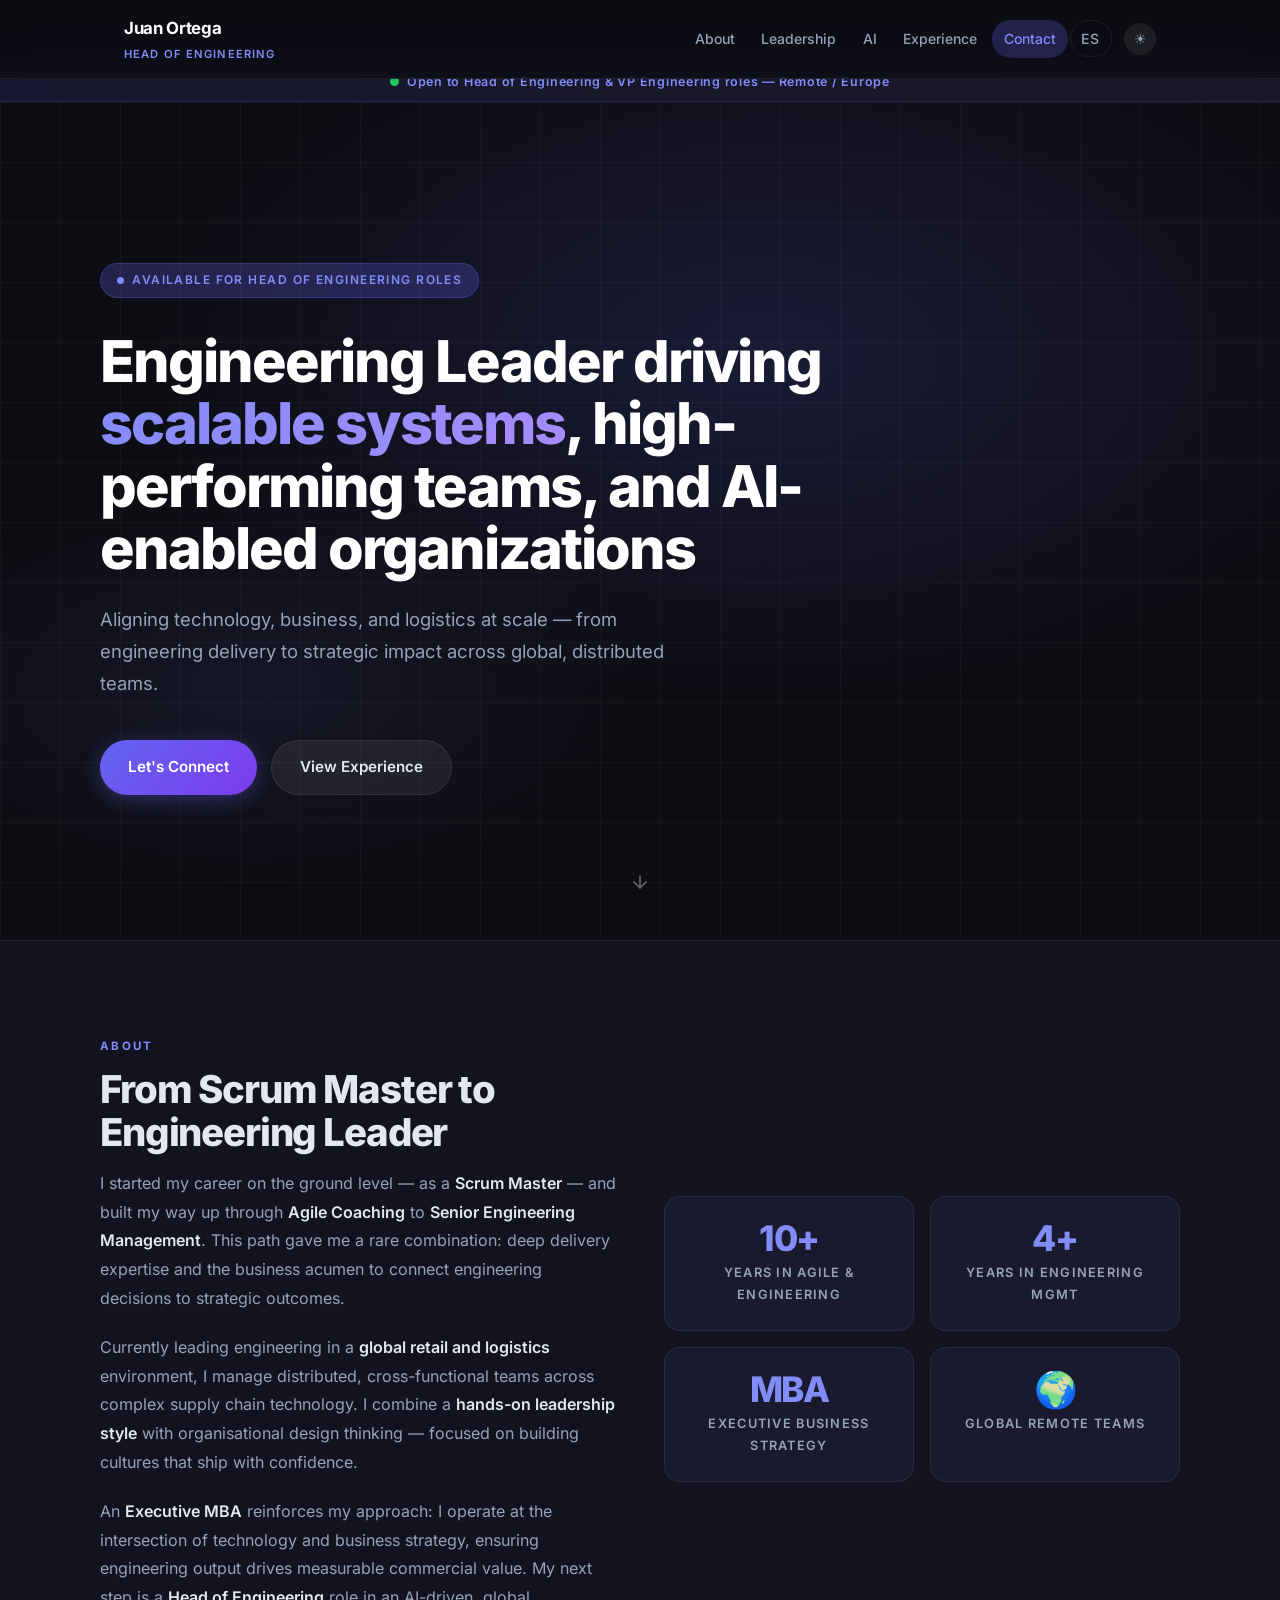
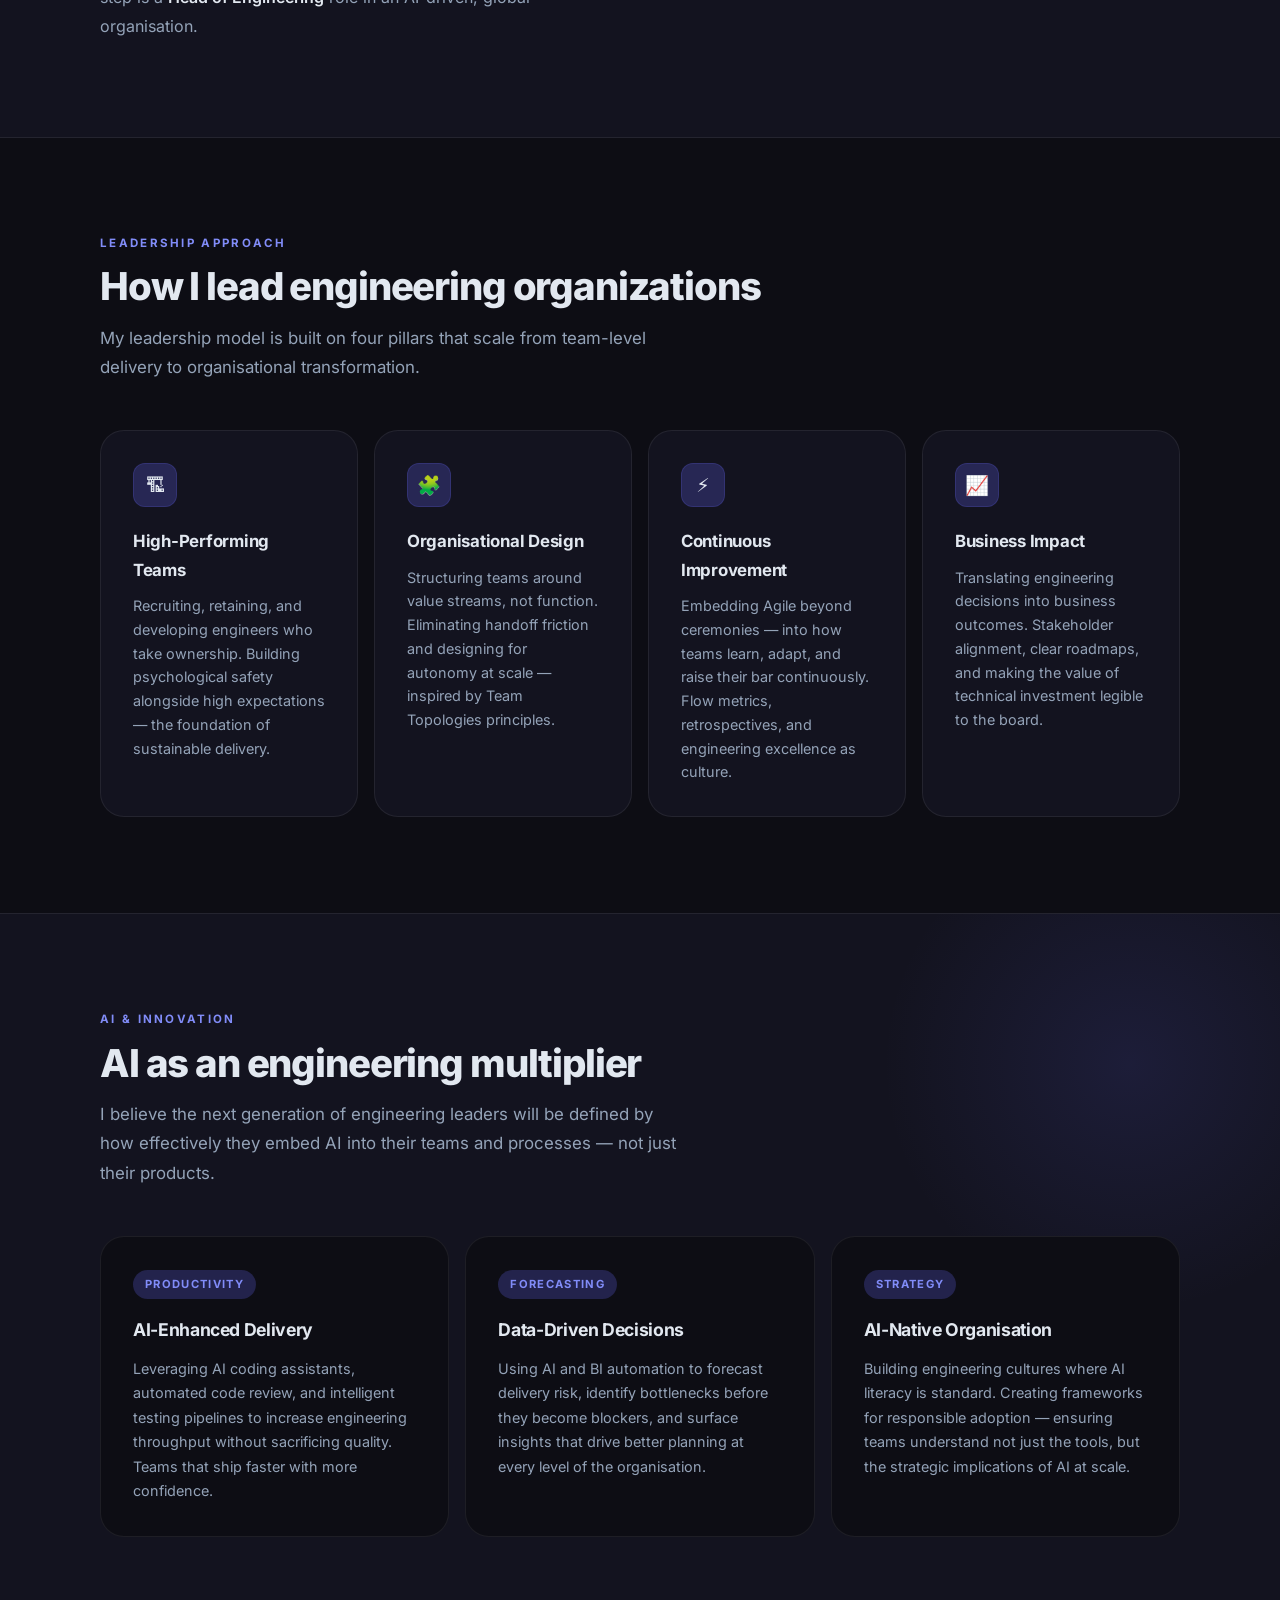
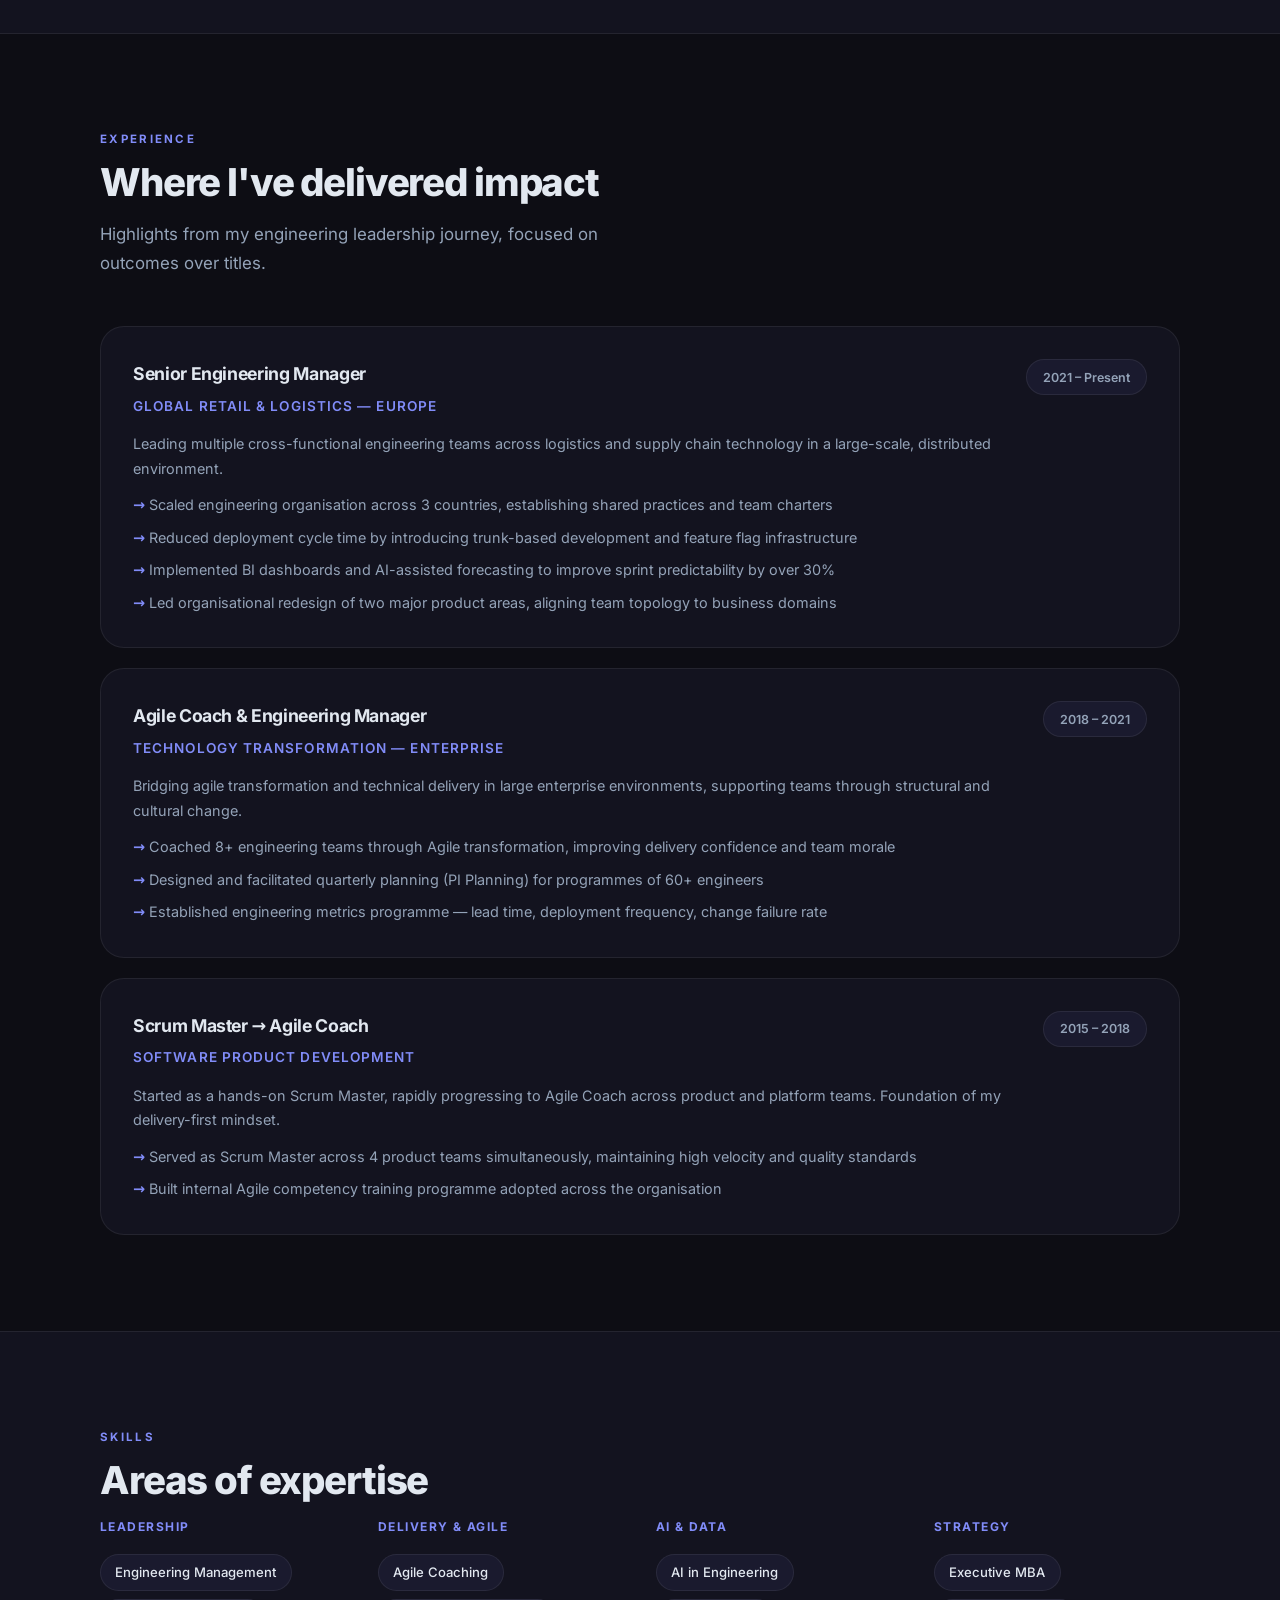
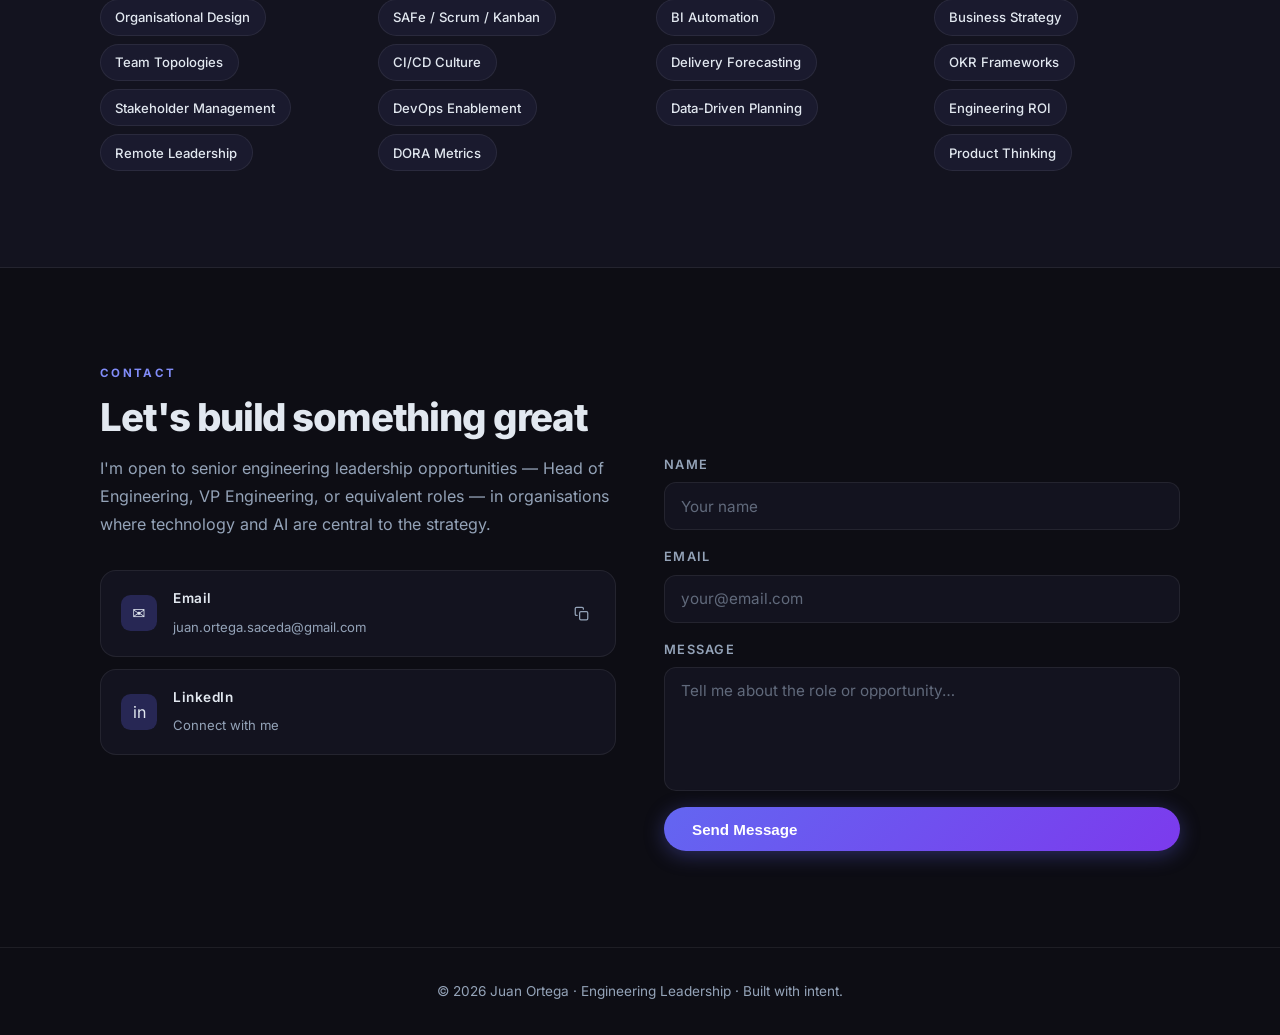
<file: index.html>
<!DOCTYPE html>
<html>
<head>
    <meta charset="UTF-8">
    <meta name="viewport" content="width=device-width, initial-scale=1.0">
    <title>Juan Ortega</title>
    <link rel="icon" type="image/svg+xml" href="favicon.svg">
</head>
<body>
<script>
    // Auto-detect browser language, fall back to English
    const lang = (navigator.language || navigator.userLanguage || 'en').toLowerCase();
    const dest = lang.startsWith('es') ? 'es/index.html' : 'en/index.html';
    window.location.replace(dest);
</script>
<noscript>
    <meta http-equiv="refresh" content="0; URL=en/index.html">
    <p><a href="en/index.html">Continue in English</a> · <a href="es/index.html">Continuar en español</a></p>
</noscript>
</body>
</html>
</file>
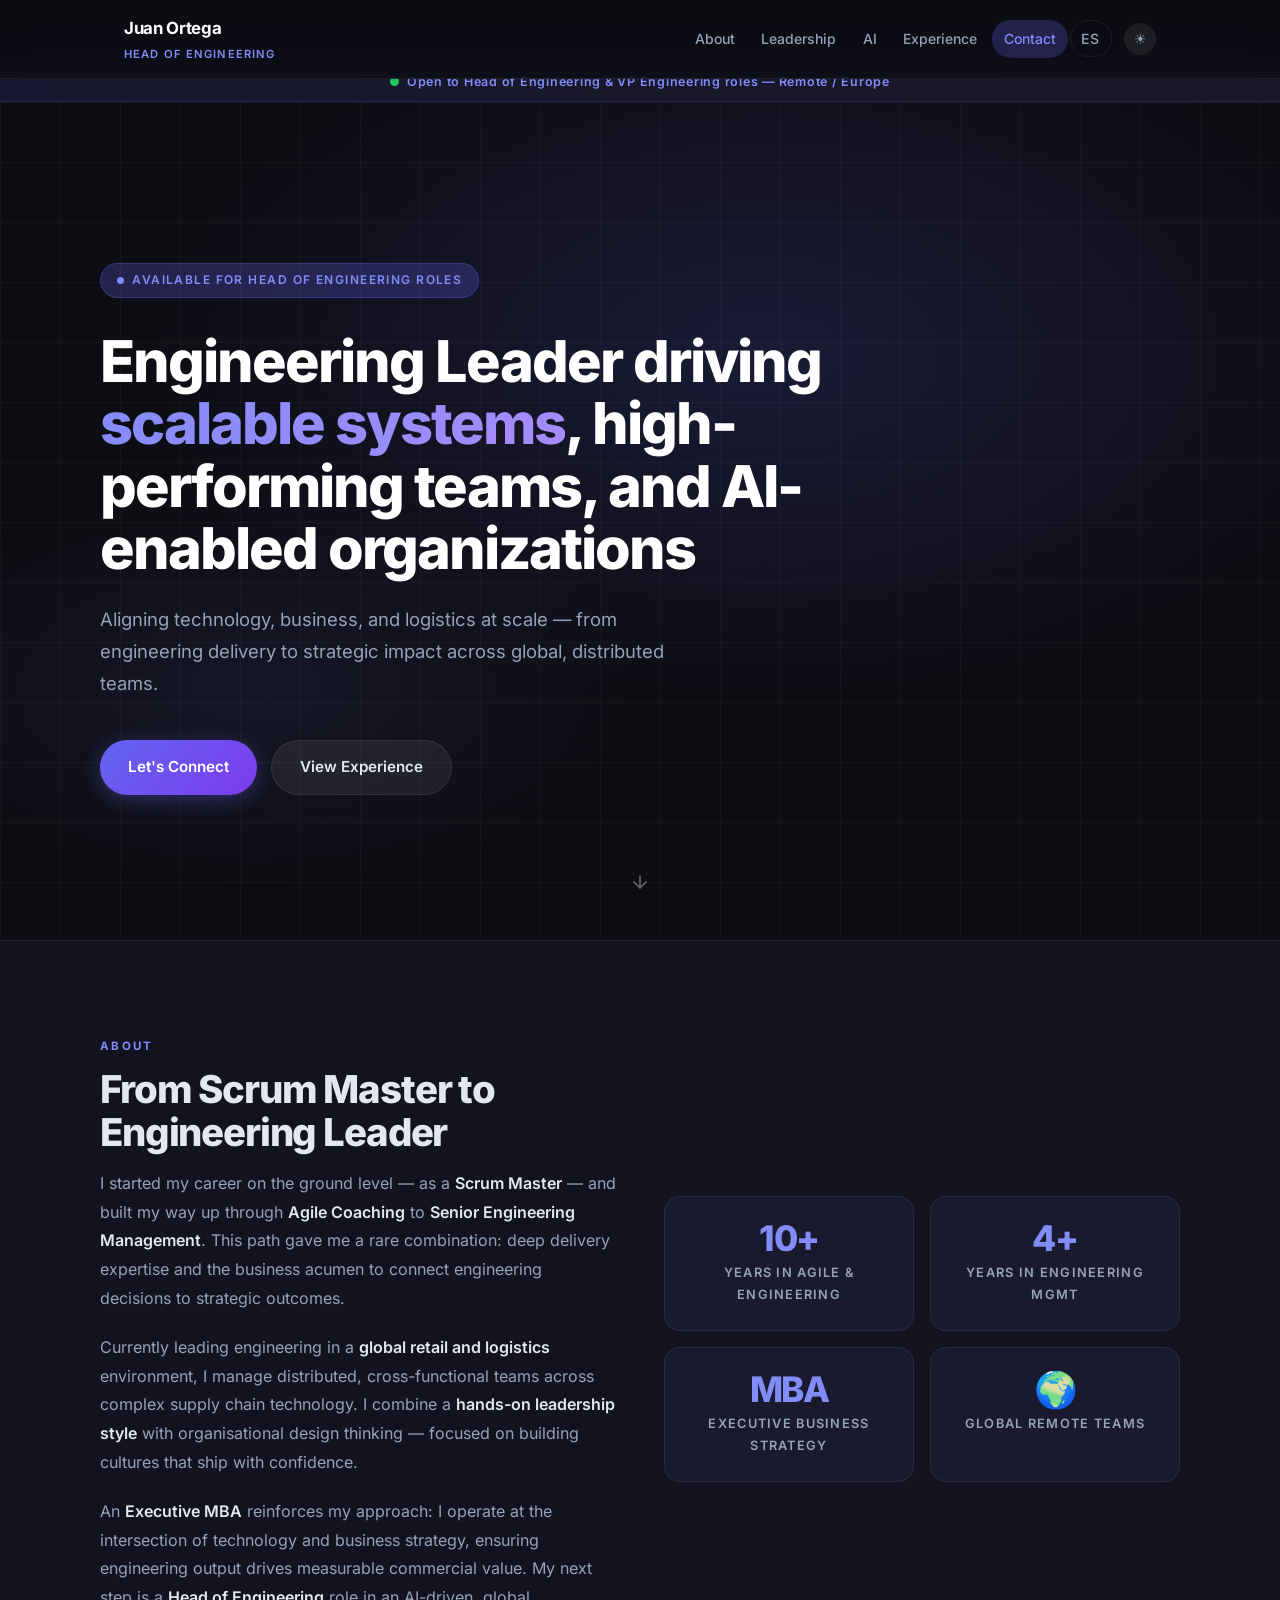
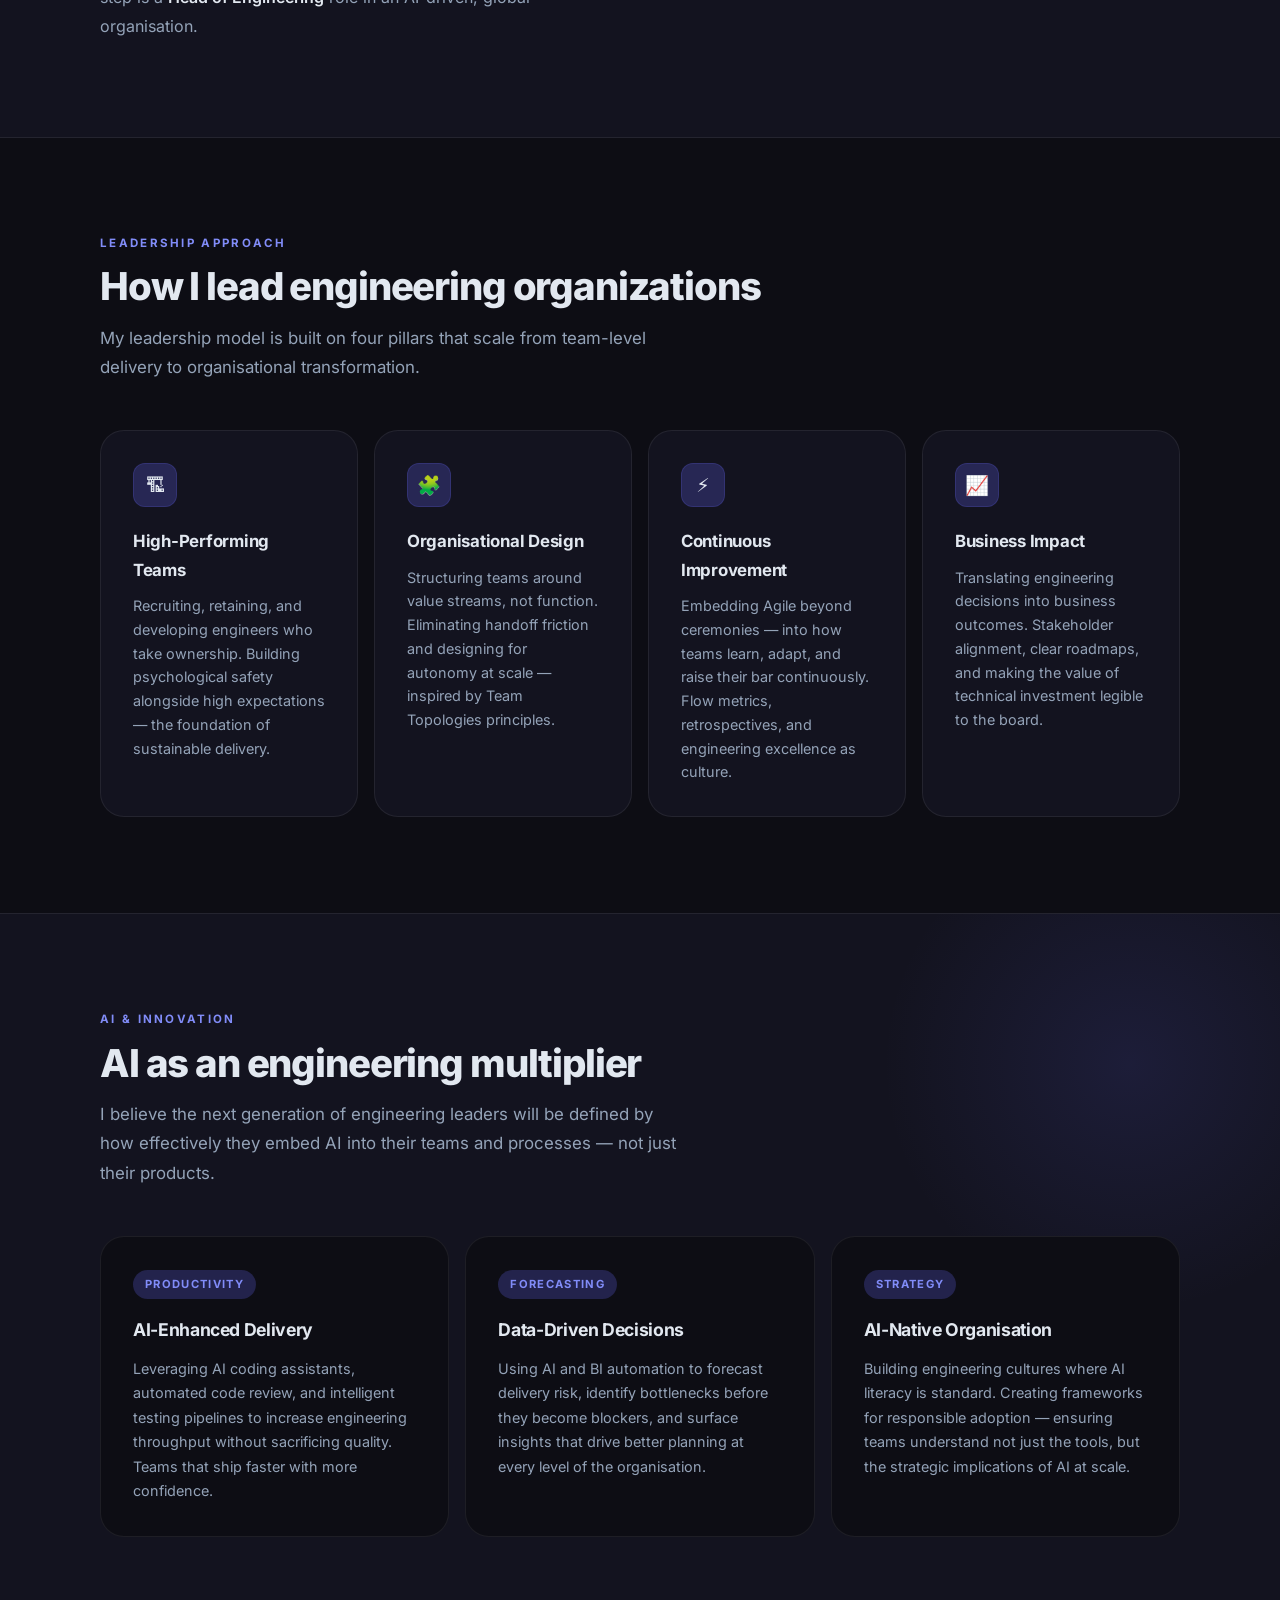
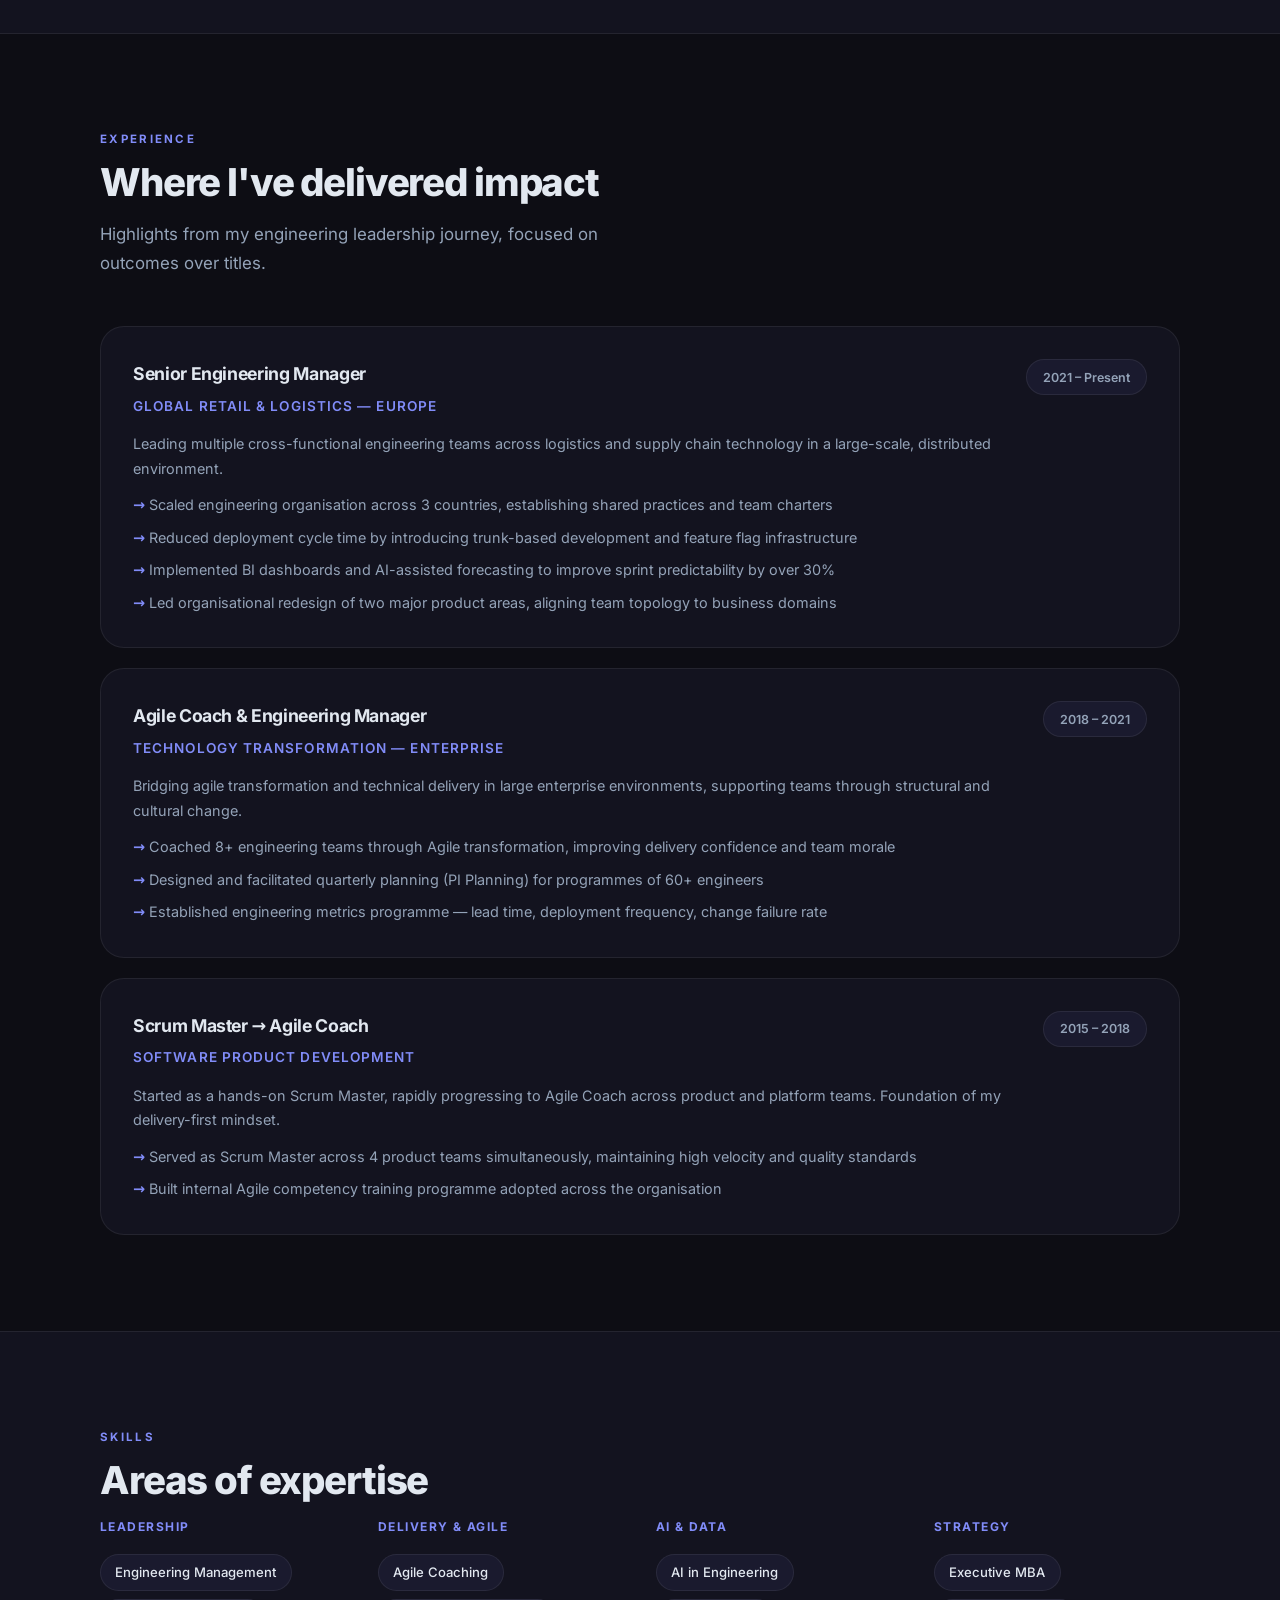
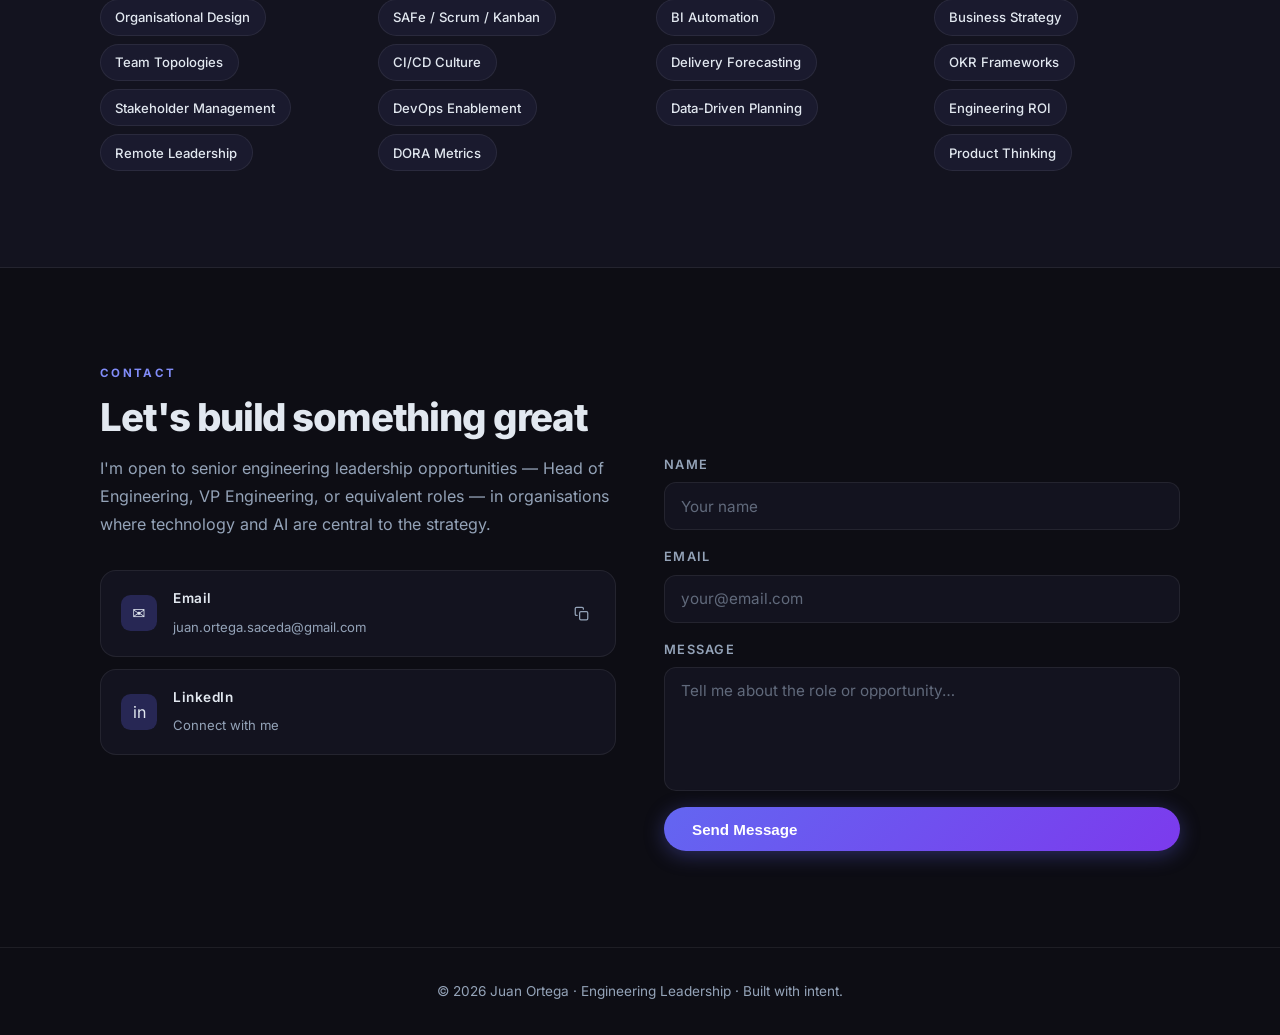
<file: en/index.html>
<!DOCTYPE html>
<html lang="en" data-theme="dark">
<head>
    <meta charset="UTF-8">
    <meta name="viewport" content="width=device-width, initial-scale=1.0">

    <!-- Primary SEO -->
    <title>Juan Ortega – Head of Engineering | Engineering Leader</title>
    <meta name="description" content="Juan Ortega — Engineering Leader driving scalable systems, high-performing teams, and AI-enabled organizations. Open to Head of Engineering roles.">
    <meta name="author" content="Juan Ortega">
    <link rel="canonical" href="https://mypage.traeficserver.duckdns.org/en/index.html">

    <!-- Open Graph -->
    <meta property="og:type" content="website">
    <meta property="og:url" content="https://mypage.traeficserver.duckdns.org/en/index.html">
    <meta property="og:title" content="Juan Ortega – Head of Engineering">
    <meta property="og:description" content="Engineering Leader driving scalable systems, high-performing teams, and AI-enabled organizations.">
    <meta property="og:locale" content="en_GB">
    <meta property="og:locale:alternate" content="es_ES">

    <!-- Twitter Card -->
    <meta name="twitter:card" content="summary">
    <meta name="twitter:title" content="Juan Ortega – Head of Engineering">
    <meta name="twitter:description" content="Engineering Leader driving scalable systems, high-performing teams, and AI-enabled organizations.">

    <!-- hreflang -->
    <link rel="alternate" hreflang="en" href="https://mypage.traeficserver.duckdns.org/en/index.html">
    <link rel="alternate" hreflang="es" href="https://mypage.traeficserver.duckdns.org/es/index.html">

    <!-- Favicon -->
    <link rel="icon" type="image/svg+xml" href="../favicon.svg">

    <link rel="stylesheet" href="../assets/css/style.css">

    <!-- JSON-LD structured data -->
    <script type="application/ld+json">
    {
      "@context": "https://schema.org",
      "@type": "Person",
      "name": "Juan Ortega",
      "jobTitle": "Senior Engineering Manager",
      "description": "Engineering Leader driving scalable systems, high-performing teams, and AI-enabled organizations. Open to Head of Engineering roles.",
      "url": "https://mypage.traeficserver.duckdns.org/en/index.html",
      "email": "juan.ortega.saceda@gmail.com",
      "sameAs": ["https://es.linkedin.com/in/juan-ortega-saceda-63537662113r"],
      "knowsAbout": ["Engineering Management","Agile Coaching","AI in Engineering","BI Automation","Organisational Design","SAFe","Scrum","Remote Leadership"],
      "alumniOf": { "@type": "EducationalOrganization", "name": "Executive MBA" }
    }
    </script>
</head>
<body>
<div class="scroll-progress" id="scroll-progress"></div>
<a href="#main" class="skip-link">Skip to content</a>
<div class="page-shell">

    <div class="otw-banner">
        <span><span class="otw-dot"></span> Open to Head of Engineering &amp; VP Engineering roles — Remote / Europe</span>
    </div>

    <!-- ── HEADER ──────────────────────────────────────── -->
    <header class="site-header">
        <div class="header-inner">
            <div class="brand">
                <span class="brand-name">Juan Ortega</span>
                <span class="brand-title">Head of Engineering</span>
            </div>
            <div class="nav-right">
                <nav class="main-nav" aria-label="Main navigation" id="main-nav">
                    <a href="#about">About</a>
                    <a href="#leadership">Leadership</a>
                    <a href="#ai">AI</a>
                    <a href="#experience">Experience</a>
                    <a href="#contact">Contact</a>
                    <a href="../es/index.html" class="lang-switch">ES</a>
                </nav>
                <button class="theme-toggle" id="theme-toggle" aria-label="Toggle theme">☀</button>
                <button class="hamburger" aria-label="Open menu" aria-expanded="false">
                    <span></span><span></span><span></span>
                </button>
            </div>
        </div>
    </header>

    <main id="main">

    <!-- ── HERO ────────────────────────────────────────── -->
    <section class="hero">
        <div class="hero-bg"></div>
        <div class="hero-grid-lines"></div>
        <div class="hero-content">
            <div class="hero-badge reveal">Available for Head of Engineering roles</div>
            <h1 class="reveal reveal-delay-1">Engineering Leader driving <em id="typed-word">scalable systems</em>, high-performing teams, and AI-enabled organizations</h1>
            <p class="hero-sub reveal reveal-delay-2">Aligning technology, business, and logistics at scale — from engineering delivery to strategic impact across global, distributed teams.</p>
            <div class="hero-cta reveal reveal-delay-3">
                <a href="#contact" class="btn btn-primary">Let's Connect</a>
                <a href="#experience" class="btn btn-ghost">View Experience</a>
            </div>
        </div>
        <a href="#about" class="hero-scroll-arrow" aria-label="Scroll down">
            <svg width="20" height="20" viewBox="0 0 20 20" fill="none">
                <path d="M10 4v12M4 10l6 6 6-6" stroke="currentColor" stroke-width="1.75" stroke-linecap="round" stroke-linejoin="round"/>
            </svg>
        </a>
    </section>

    <!-- ── ABOUT ───────────────────────────────────────── -->
    <section id="about">
        <div class="section-inner">
            <div class="about-grid">
                <div>
                    <p class="section-label reveal">About</p>
                    <h2 class="section-title reveal reveal-delay-1">From Scrum Master to Engineering Leader</h2>
                    <div class="about-body">
                        <p class="reveal reveal-delay-2">I started my career on the ground level — as a <strong>Scrum Master</strong> — and built my way up through <strong>Agile Coaching</strong> to <strong>Senior Engineering Management</strong>. This path gave me a rare combination: deep delivery expertise and the business acumen to connect engineering decisions to strategic outcomes.</p>
                        <p class="reveal reveal-delay-3">Currently leading engineering in a <strong>global retail and logistics</strong> environment, I manage distributed, cross-functional teams across complex supply chain technology. I combine a <strong>hands-on leadership style</strong> with organisational design thinking — focused on building cultures that ship with confidence.</p>
                        <p class="reveal reveal-delay-4">An <strong>Executive MBA</strong> reinforces my approach: I operate at the intersection of technology and business strategy, ensuring engineering output drives measurable commercial value. My next step is a <strong>Head of Engineering</strong> role in an AI-driven, global organisation.</p>
                    </div>
                </div>
                <div class="about-stats reveal reveal-delay-2">
                    <div class="stat-card">
                        <div class="stat-number">10+</div>
                        <div class="stat-label">Years in Agile & Engineering</div>
                    </div>
                    <div class="stat-card">
                        <div class="stat-number">4+</div>
                        <div class="stat-label">Years in Engineering Mgmt</div>
                    </div>
                    <div class="stat-card">
                        <div class="stat-number">MBA</div>
                        <div class="stat-label">Executive Business Strategy</div>
                    </div>
                    <div class="stat-card">
                        <div class="stat-number">🌍</div>
                        <div class="stat-label">Global Remote Teams</div>
                    </div>
                </div>
            </div>
        </div>
    </section>

    <!-- ── LEADERSHIP ──────────────────────────────────── -->
    <section id="leadership">
        <div class="section-inner">
            <p class="section-label reveal">Leadership Approach</p>
            <h2 class="section-title reveal reveal-delay-1">How I lead engineering organizations</h2>
            <p class="section-sub reveal reveal-delay-2">My leadership model is built on four pillars that scale from team-level delivery to organisational transformation.</p>
            <div class="pillars">
                <div class="pillar reveal reveal-delay-1">
                    <div class="pillar-icon">🏗</div>
                    <h3>High-Performing Teams</h3>
                    <p>Recruiting, retaining, and developing engineers who take ownership. Building psychological safety alongside high expectations — the foundation of sustainable delivery.</p>
                </div>
                <div class="pillar reveal reveal-delay-2">
                    <div class="pillar-icon">🧩</div>
                    <h3>Organisational Design</h3>
                    <p>Structuring teams around value streams, not function. Eliminating handoff friction and designing for autonomy at scale — inspired by Team Topologies principles.</p>
                </div>
                <div class="pillar reveal reveal-delay-3">
                    <div class="pillar-icon">⚡</div>
                    <h3>Continuous Improvement</h3>
                    <p>Embedding Agile beyond ceremonies — into how teams learn, adapt, and raise their bar continuously. Flow metrics, retrospectives, and engineering excellence as culture.</p>
                </div>
                <div class="pillar reveal reveal-delay-4">
                    <div class="pillar-icon">📈</div>
                    <h3>Business Impact</h3>
                    <p>Translating engineering decisions into business outcomes. Stakeholder alignment, clear roadmaps, and making the value of technical investment legible to the board.</p>
                </div>
            </div>
        </div>
    </section>

    <!-- ── AI & INNOVATION ─────────────────────────────── -->
    <section id="ai">
        <div class="section-inner">
            <p class="section-label reveal">AI & Innovation</p>
            <h2 class="section-title reveal reveal-delay-1">AI as an engineering multiplier</h2>
            <p class="section-sub reveal reveal-delay-2">I believe the next generation of engineering leaders will be defined by how effectively they embed AI into their teams and processes — not just their products.</p>
            <div class="ai-grid">
                <div class="ai-card reveal reveal-delay-1">
                    <span class="ai-card-tag">Productivity</span>
                    <h3>AI-Enhanced Delivery</h3>
                    <p>Leveraging AI coding assistants, automated code review, and intelligent testing pipelines to increase engineering throughput without sacrificing quality. Teams that ship faster with more confidence.</p>
                </div>
                <div class="ai-card reveal reveal-delay-2">
                    <span class="ai-card-tag">Forecasting</span>
                    <h3>Data-Driven Decisions</h3>
                    <p>Using AI and BI automation to forecast delivery risk, identify bottlenecks before they become blockers, and surface insights that drive better planning at every level of the organisation.</p>
                </div>
                <div class="ai-card reveal reveal-delay-3">
                    <span class="ai-card-tag">Strategy</span>
                    <h3>AI-Native Organisation</h3>
                    <p>Building engineering cultures where AI literacy is standard. Creating frameworks for responsible adoption — ensuring teams understand not just the tools, but the strategic implications of AI at scale.</p>
                </div>
            </div>
        </div>
    </section>

    <!-- ── EXPERIENCE ──────────────────────────────────── -->
    <section id="experience">
        <div class="section-inner">
            <p class="section-label reveal">Experience</p>
            <h2 class="section-title reveal reveal-delay-1">Where I've delivered impact</h2>
            <p class="section-sub reveal reveal-delay-2">Highlights from my engineering leadership journey, focused on outcomes over titles.</p>
            <div class="experience-list">
                <div class="exp-item reveal">
                    <div>
                        <div class="exp-role">Senior Engineering Manager</div>
                        <div class="exp-company">Global Retail & Logistics — Europe</div>
                        <div class="exp-body">
                            Leading multiple cross-functional engineering teams across logistics and supply chain technology in a large-scale, distributed environment.
                            <ul>
                                <li>Scaled engineering organisation across 3 countries, establishing shared practices and team charters</li>
                                <li>Reduced deployment cycle time by introducing trunk-based development and feature flag infrastructure</li>
                                <li>Implemented BI dashboards and AI-assisted forecasting to improve sprint predictability by over 30%</li>
                                <li>Led organisational redesign of two major product areas, aligning team topology to business domains</li>
                            </ul>
                        </div>
                    </div>
                    <div class="exp-period">2021 – Present</div>
                </div>
                <div class="exp-item reveal">
                    <div>
                        <div class="exp-role">Agile Coach & Engineering Manager</div>
                        <div class="exp-company">Technology Transformation — Enterprise</div>
                        <div class="exp-body">
                            Bridging agile transformation and technical delivery in large enterprise environments, supporting teams through structural and cultural change.
                            <ul>
                                <li>Coached 8+ engineering teams through Agile transformation, improving delivery confidence and team morale</li>
                                <li>Designed and facilitated quarterly planning (PI Planning) for programmes of 60+ engineers</li>
                                <li>Established engineering metrics programme — lead time, deployment frequency, change failure rate</li>
                            </ul>
                        </div>
                    </div>
                    <div class="exp-period">2018 – 2021</div>
                </div>
                <div class="exp-item reveal">
                    <div>
                        <div class="exp-role">Scrum Master → Agile Coach</div>
                        <div class="exp-company">Software Product Development</div>
                        <div class="exp-body">
                            Started as a hands-on Scrum Master, rapidly progressing to Agile Coach across product and platform teams. Foundation of my delivery-first mindset.
                            <ul>
                                <li>Served as Scrum Master across 4 product teams simultaneously, maintaining high velocity and quality standards</li>
                                <li>Built internal Agile competency training programme adopted across the organisation</li>
                            </ul>
                        </div>
                    </div>
                    <div class="exp-period">2015 – 2018</div>
                </div>
            </div>
        </div>
    </section>

    <!-- ── SKILLS ──────────────────────────────────────── -->
    <section id="skills">
        <div class="section-inner">
            <p class="section-label reveal">Skills</p>
            <h2 class="section-title reveal reveal-delay-1">Areas of expertise</h2>
            <div class="skills-groups reveal reveal-delay-2">
                <div class="skill-group">
                    <h3>Leadership</h3>
                    <div class="skill-tags">
                        <span class="skill-tag">Engineering Management</span>
                        <span class="skill-tag">Organisational Design</span>
                        <span class="skill-tag">Team Topologies</span>
                        <span class="skill-tag">Stakeholder Management</span>
                        <span class="skill-tag">Remote Leadership</span>
                    </div>
                </div>
                <div class="skill-group">
                    <h3>Delivery & Agile</h3>
                    <div class="skill-tags">
                        <span class="skill-tag">Agile Coaching</span>
                        <span class="skill-tag">SAFe / Scrum / Kanban</span>
                        <span class="skill-tag">CI/CD Culture</span>
                        <span class="skill-tag">DevOps Enablement</span>
                        <span class="skill-tag">DORA Metrics</span>
                    </div>
                </div>
                <div class="skill-group">
                    <h3>AI & Data</h3>
                    <div class="skill-tags">
                        <span class="skill-tag">AI in Engineering</span>
                        <span class="skill-tag">BI Automation</span>
                        <span class="skill-tag">Delivery Forecasting</span>
                        <span class="skill-tag">Data-Driven Planning</span>
                    </div>
                </div>
                <div class="skill-group">
                    <h3>Strategy</h3>
                    <div class="skill-tags">
                        <span class="skill-tag">Executive MBA</span>
                        <span class="skill-tag">Business Strategy</span>
                        <span class="skill-tag">OKR Frameworks</span>
                        <span class="skill-tag">Engineering ROI</span>
                        <span class="skill-tag">Product Thinking</span>
                    </div>
                </div>
            </div>
        </div>
    </section>

    <!-- ── CONTACT ─────────────────────────────────────── -->
    <section id="contact">
        <div class="section-inner">
            <p class="section-label reveal">Contact</p>
            <h2 class="section-title reveal reveal-delay-1">Let's build something great</h2>
            <div class="contact-wrapper">
                <div class="contact-info">
                    <p class="reveal reveal-delay-2">I'm open to senior engineering leadership opportunities — Head of Engineering, VP Engineering, or equivalent roles — in organisations where technology and AI are central to the strategy.</p>
                    <div class="contact-links reveal reveal-delay-3">
                        <div class="contact-link">
                            <div class="contact-link-icon">✉</div>
                            <div class="contact-link-text">
                                <strong>Email</strong>
                                <span data-email></span>
                            </div>
                            <button class="copy-btn" aria-label="Copy email">
                                <svg width="15" height="15" viewBox="0 0 24 24" fill="none" stroke="currentColor" stroke-width="2" stroke-linecap="round" stroke-linejoin="round"><rect x="9" y="9" width="13" height="13" rx="2"/><path d="M5 15H4a2 2 0 0 1-2-2V4a2 2 0 0 1 2-2h9a2 2 0 0 1 2 2v1"/></svg>
                            </button>
                        </div>
                        <a href="https://es.linkedin.com/in/juan-ortega-saceda-63537662113r" target="_blank" rel="noopener noreferrer" class="contact-link">
                            <div class="contact-link-icon">in</div>
                            <div class="contact-link-text">
                                <strong>LinkedIn</strong>
                                <span>Connect with me</span>
                            </div>
                        </a>
                    </div>
                </div>
                <form class="contact-form reveal reveal-delay-2" id="contact-form">
                    <div class="form-group">
                        <label for="name">Name</label>
                        <input type="text" id="name" name="name" placeholder="Your name" required>
                    </div>
                    <div class="form-group">
                        <label for="email">Email</label>
                        <input type="email" id="email" name="email" placeholder="your@email.com" required>
                    </div>
                    <div class="form-group">
                        <label for="message">Message</label>
                        <textarea id="message" name="message" rows="5" placeholder="Tell me about the role or opportunity…" required></textarea>
                    </div>
                    <p id="form-status" class="form-status" hidden></p>
                    <button type="submit" class="btn btn-primary">Send Message</button>
                </form>
            </div>
        </div>
    </section>

    </main>

    <footer class="site-footer">
        <p>© 2026 Juan Ortega · Engineering Leadership · Built with intent.</p>
    </footer>

    <a href="#main" class="back-to-top" id="back-to-top" aria-label="Back to top">
        <svg width="18" height="18" viewBox="0 0 20 20" fill="none">
            <path d="M10 16V4M4 10l6-6 6 6" stroke="currentColor" stroke-width="1.75" stroke-linecap="round" stroke-linejoin="round"/>
        </svg>
    </a>

</div>

    <script src="../assets/js/app.js"></script>
</body>
</html>
</file>
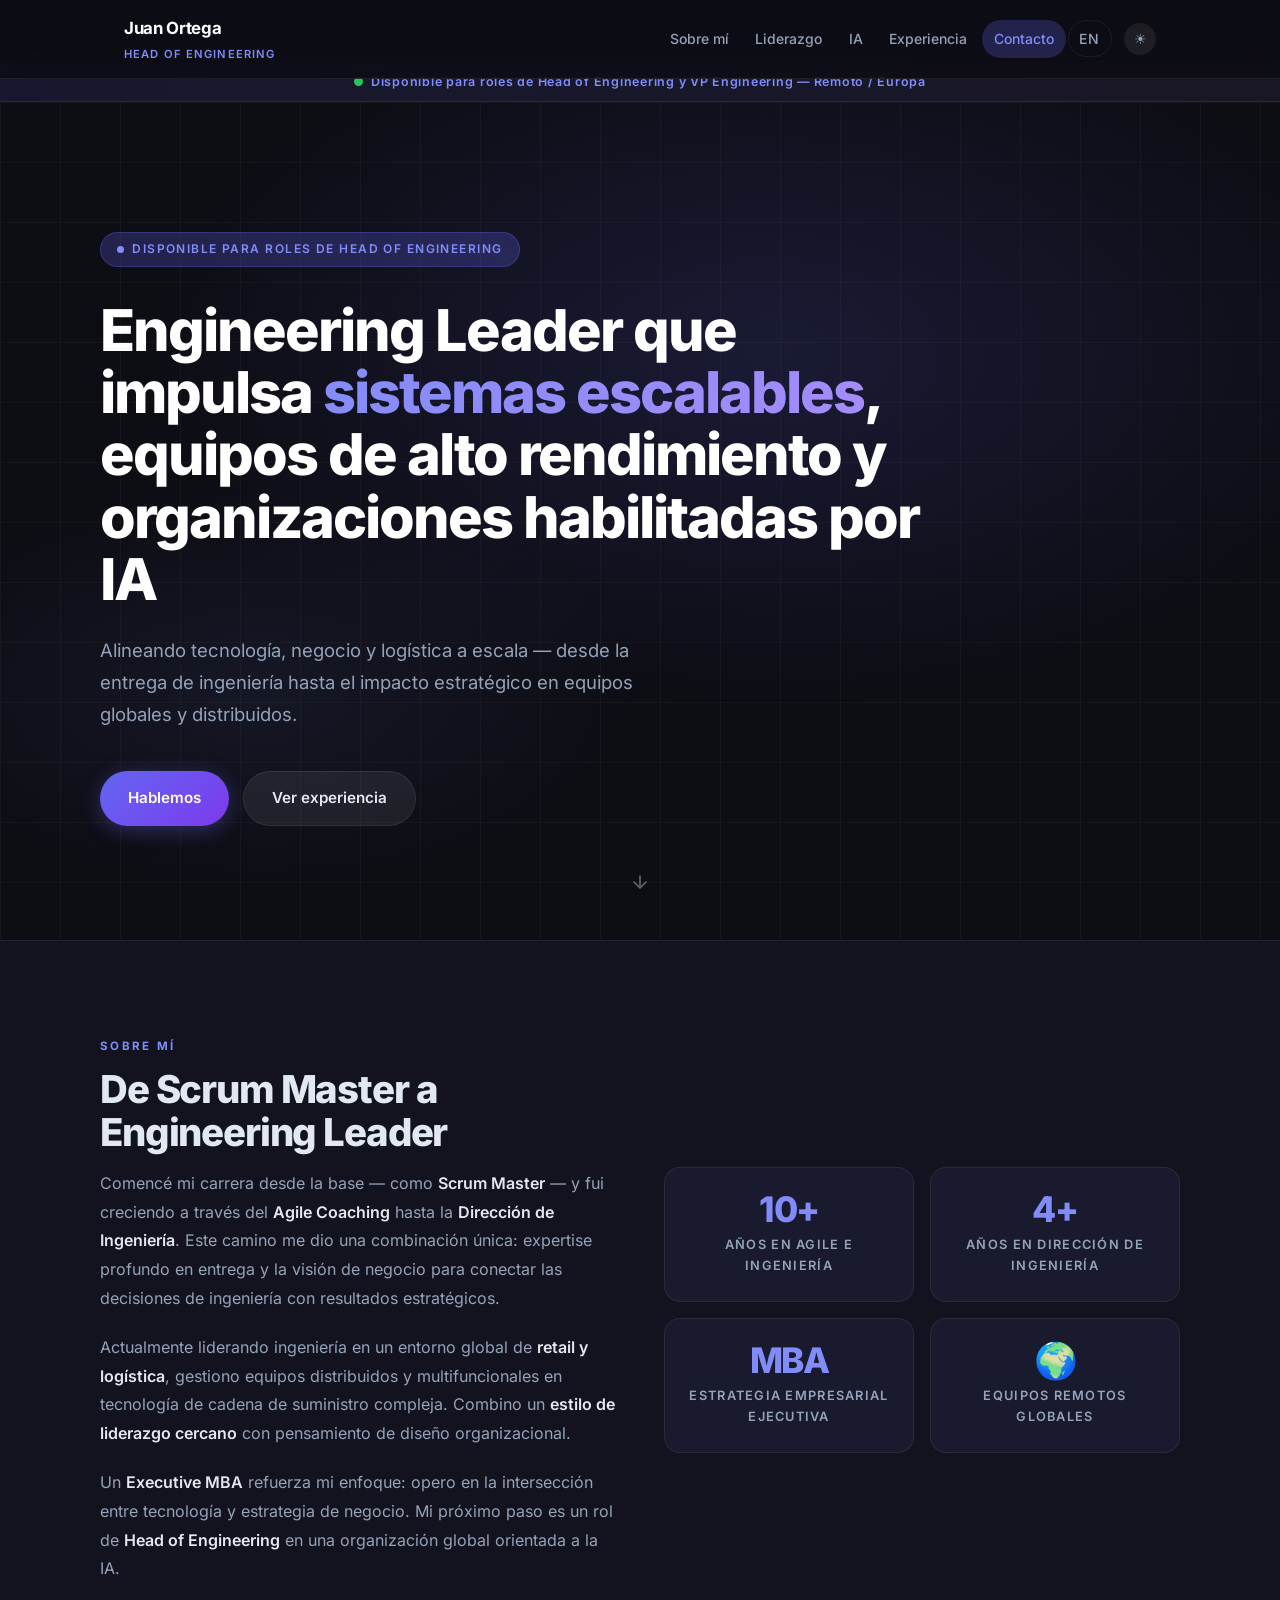
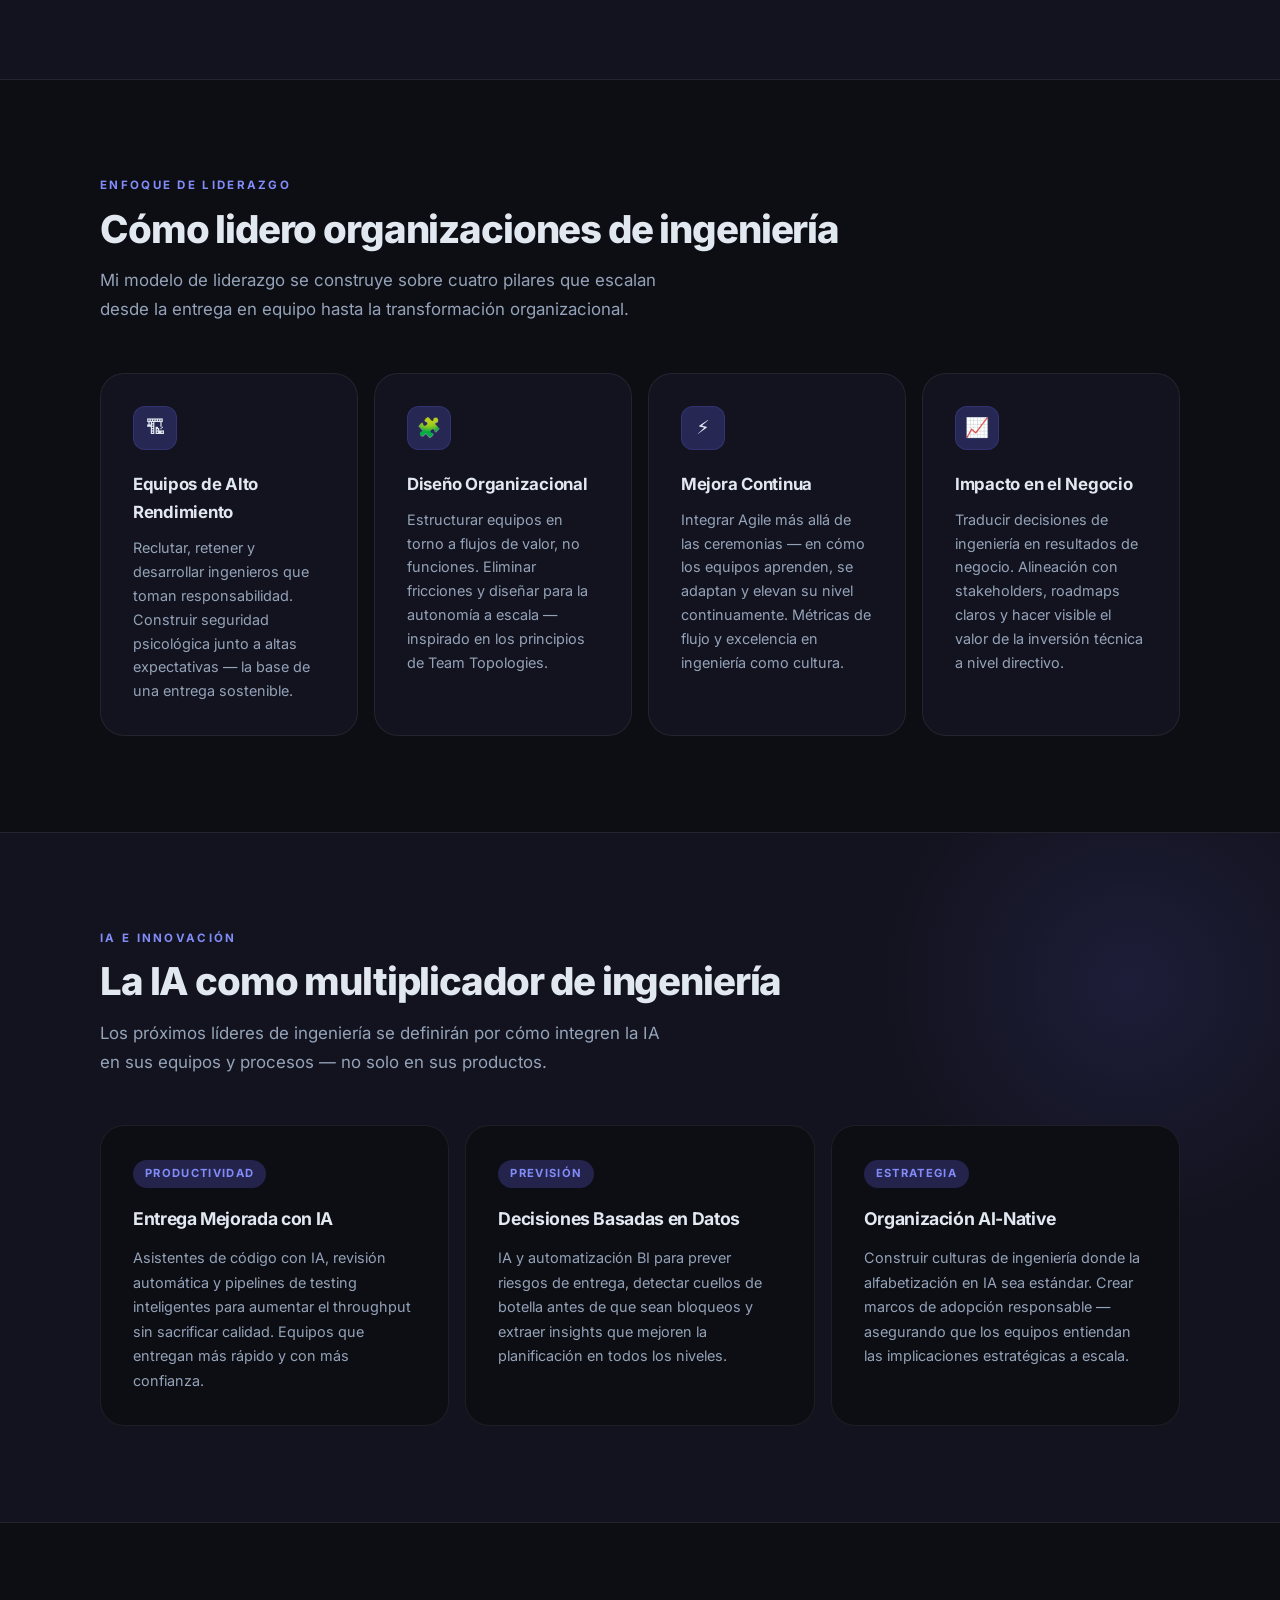
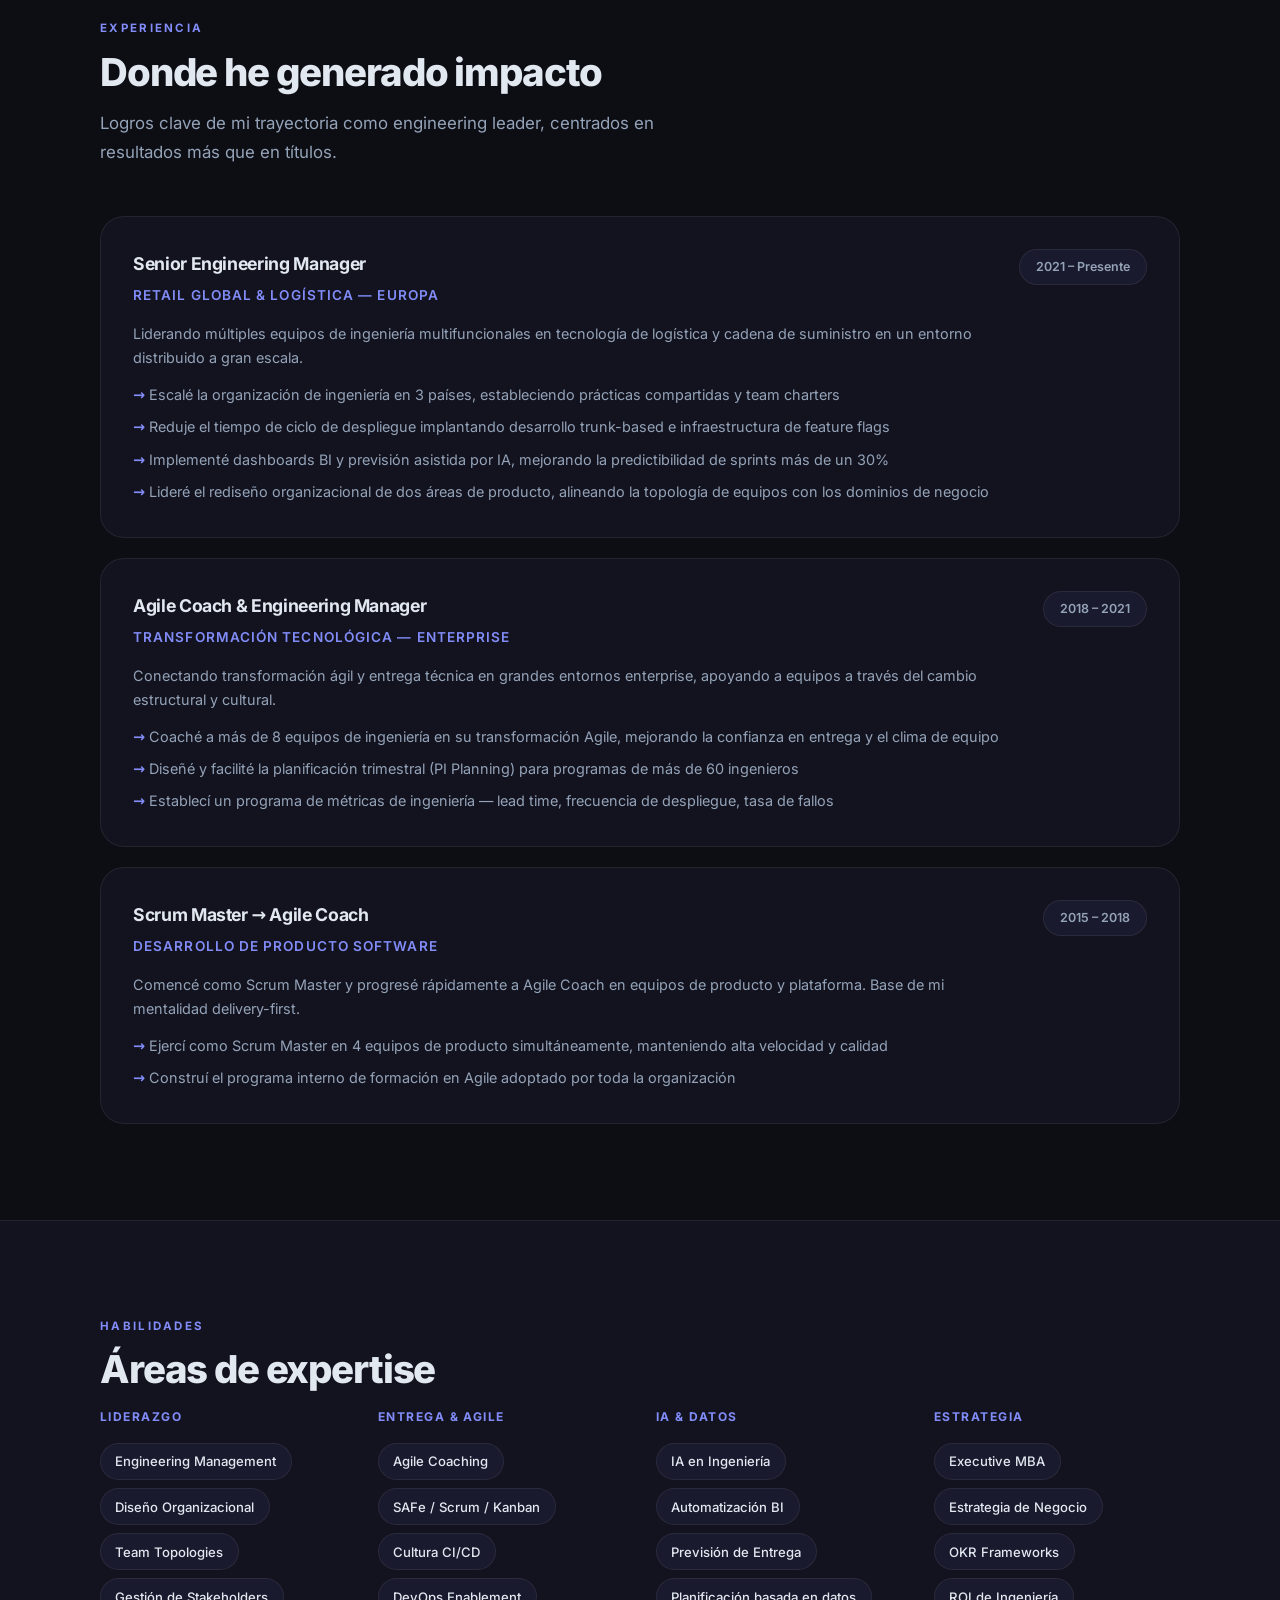
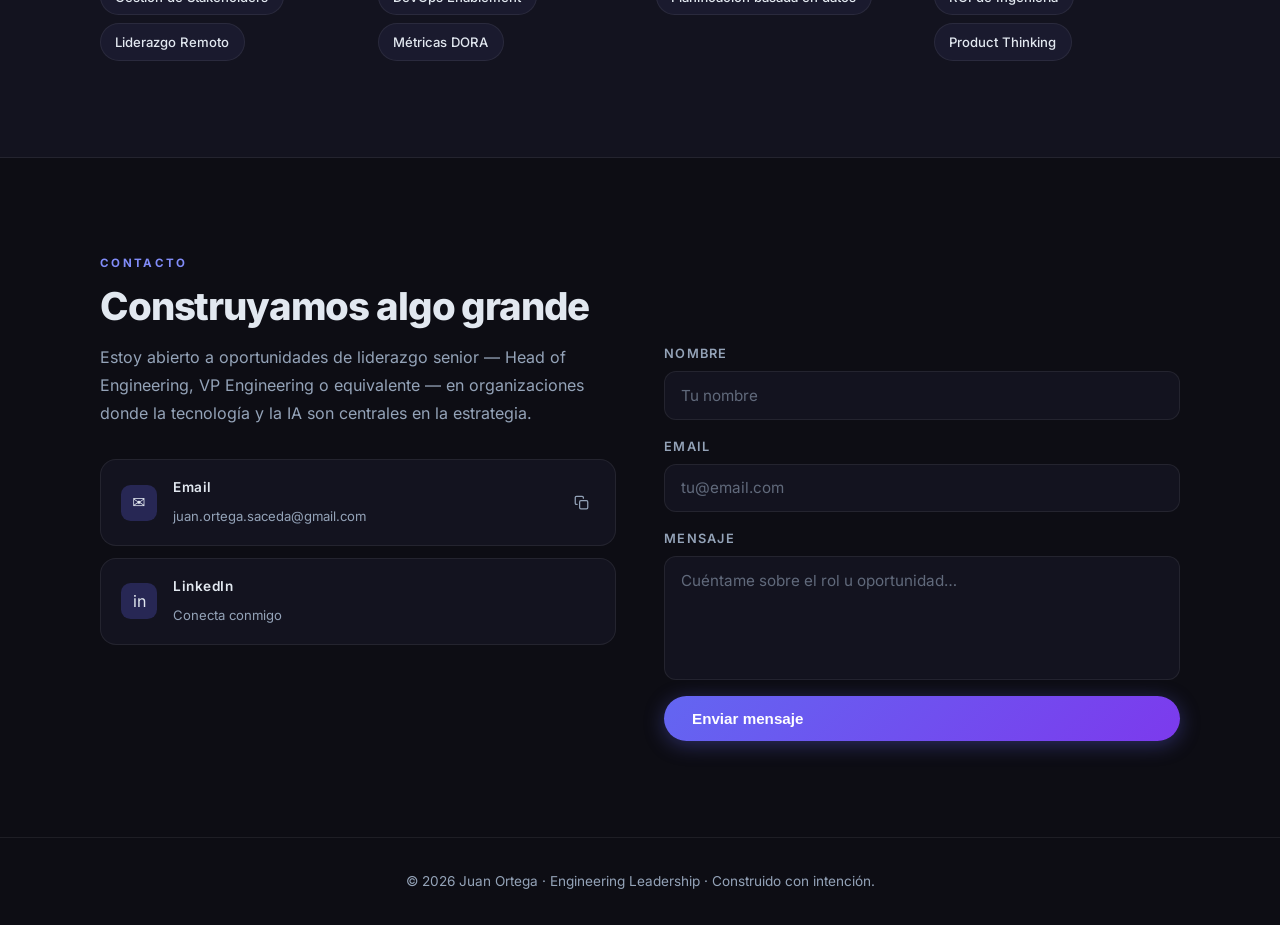
<file: es/index.html>
<!DOCTYPE html>
<html lang="es" data-theme="dark">
<head>
    <meta charset="UTF-8">
    <meta name="viewport" content="width=device-width, initial-scale=1.0">

    <!-- Primary SEO -->
    <title>Juan Ortega – Head of Engineering | Engineering Leader</title>
    <meta name="description" content="Juan Ortega — Engineering Leader que impulsa sistemas escalables, equipos de alto rendimiento y organizaciones habilitadas por IA. Disponible para roles de Head of Engineering.">
    <meta name="author" content="Juan Ortega">
    <link rel="canonical" href="https://mypage.traeficserver.duckdns.org/es/index.html">

    <!-- Open Graph -->
    <meta property="og:type" content="website">
    <meta property="og:url" content="https://mypage.traeficserver.duckdns.org/es/index.html">
    <meta property="og:title" content="Juan Ortega – Head of Engineering">
    <meta property="og:description" content="Engineering Leader que impulsa sistemas escalables, equipos de alto rendimiento y organizaciones habilitadas por IA.">
    <meta property="og:locale" content="es_ES">
    <meta property="og:locale:alternate" content="en_GB">

    <!-- Twitter Card -->
    <meta name="twitter:card" content="summary">
    <meta name="twitter:title" content="Juan Ortega – Head of Engineering">
    <meta name="twitter:description" content="Engineering Leader que impulsa sistemas escalables, equipos de alto rendimiento y organizaciones habilitadas por IA.">

    <!-- hreflang -->
    <link rel="alternate" hreflang="en" href="https://mypage.traeficserver.duckdns.org/en/index.html">
    <link rel="alternate" hreflang="es" href="https://mypage.traeficserver.duckdns.org/es/index.html">

    <!-- Favicon -->
    <link rel="icon" type="image/svg+xml" href="../favicon.svg">

    <link rel="stylesheet" href="../assets/css/style.css">

    <!-- JSON-LD structured data -->
    <script type="application/ld+json">
    {
      "@context": "https://schema.org",
      "@type": "Person",
      "name": "Juan Ortega",
      "jobTitle": "Senior Engineering Manager",
      "description": "Engineering Leader que impulsa sistemas escalables, equipos de alto rendimiento y organizaciones habilitadas por IA.",
      "url": "https://mypage.traeficserver.duckdns.org/es/index.html",
      "email": "juan.ortega.saceda@gmail.com",
      "sameAs": ["https://es.linkedin.com/in/juan-ortega-saceda-63537662113r"],
      "knowsAbout": ["Engineering Management","Agile Coaching","IA en Ingeniería","Automatización BI","Diseño Organizacional","SAFe","Scrum","Liderazgo Remoto"],
      "alumniOf": { "@type": "EducationalOrganization", "name": "Executive MBA" }
    }
    </script>
</head>
<body>
<div class="scroll-progress" id="scroll-progress"></div>
<a href="#main" class="skip-link">Ir al contenido</a>
<div class="page-shell">

    <div class="otw-banner">
        <span><span class="otw-dot"></span> Disponible para roles de Head of Engineering y VP Engineering — Remoto / Europa</span>
    </div>

    <!-- ── HEADER ──────────────────────────────────────── -->
    <header class="site-header">
        <div class="header-inner">
            <div class="brand">
                <span class="brand-name">Juan Ortega</span>
                <span class="brand-title">Head of Engineering</span>
            </div>
            <div class="nav-right">
                <nav class="main-nav" aria-label="Navegación principal" id="main-nav">
                    <a href="#about">Sobre mí</a>
                    <a href="#leadership">Liderazgo</a>
                    <a href="#ai">IA</a>
                    <a href="#experience">Experiencia</a>
                    <a href="#contact">Contacto</a>
                    <a href="../en/index.html" class="lang-switch">EN</a>
                </nav>
                <button class="theme-toggle" id="theme-toggle" aria-label="Cambiar tema">☀</button>
                <button class="hamburger" aria-label="Abrir menú" aria-expanded="false">
                    <span></span><span></span><span></span>
                </button>
            </div>
        </div>
    </header>

    <main id="main">

    <!-- ── HERO ────────────────────────────────────────── -->
    <section class="hero">
        <div class="hero-bg"></div>
        <div class="hero-grid-lines"></div>
        <div class="hero-content">
            <div class="hero-badge reveal">Disponible para roles de Head of Engineering</div>
            <h1 class="reveal reveal-delay-1">Engineering Leader que impulsa <em id="typed-word">sistemas escalables</em>, equipos de alto rendimiento y organizaciones habilitadas por IA</h1>
            <p class="hero-sub reveal reveal-delay-2">Alineando tecnología, negocio y logística a escala — desde la entrega de ingeniería hasta el impacto estratégico en equipos globales y distribuidos.</p>
            <div class="hero-cta reveal reveal-delay-3">
                <a href="#contact" class="btn btn-primary">Hablemos</a>
                <a href="#experience" class="btn btn-ghost">Ver experiencia</a>
            </div>
        </div>
        <a href="#about" class="hero-scroll-arrow" aria-label="Scroll hacia abajo">
            <svg width="20" height="20" viewBox="0 0 20 20" fill="none">
                <path d="M10 4v12M4 10l6 6 6-6" stroke="currentColor" stroke-width="1.75" stroke-linecap="round" stroke-linejoin="round"/>
            </svg>
        </a>
    </section>

    <!-- ── ABOUT ───────────────────────────────────────── -->
    <section id="about">
        <div class="section-inner">
            <div class="about-grid">
                <div>
                    <p class="section-label reveal">Sobre mí</p>
                    <h2 class="section-title reveal reveal-delay-1">De Scrum Master a Engineering Leader</h2>
                    <div class="about-body">
                        <p class="reveal reveal-delay-2">Comencé mi carrera desde la base — como <strong>Scrum Master</strong> — y fui creciendo a través del <strong>Agile Coaching</strong> hasta la <strong>Dirección de Ingeniería</strong>. Este camino me dio una combinación única: expertise profundo en entrega y la visión de negocio para conectar las decisiones de ingeniería con resultados estratégicos.</p>
                        <p class="reveal reveal-delay-3">Actualmente liderando ingeniería en un entorno global de <strong>retail y logística</strong>, gestiono equipos distribuidos y multifuncionales en tecnología de cadena de suministro compleja. Combino un <strong>estilo de liderazgo cercano</strong> con pensamiento de diseño organizacional.</p>
                        <p class="reveal reveal-delay-4">Un <strong>Executive MBA</strong> refuerza mi enfoque: opero en la intersección entre tecnología y estrategia de negocio. Mi próximo paso es un rol de <strong>Head of Engineering</strong> en una organización global orientada a la IA.</p>
                    </div>
                </div>
                <div class="about-stats reveal reveal-delay-2">
                    <div class="stat-card">
                        <div class="stat-number">10+</div>
                        <div class="stat-label">Años en Agile e Ingeniería</div>
                    </div>
                    <div class="stat-card">
                        <div class="stat-number">4+</div>
                        <div class="stat-label">Años en Dirección de Ingeniería</div>
                    </div>
                    <div class="stat-card">
                        <div class="stat-number">MBA</div>
                        <div class="stat-label">Estrategia Empresarial Ejecutiva</div>
                    </div>
                    <div class="stat-card">
                        <div class="stat-number">🌍</div>
                        <div class="stat-label">Equipos Remotos Globales</div>
                    </div>
                </div>
            </div>
        </div>
    </section>

    <!-- ── LEADERSHIP ──────────────────────────────────── -->
    <section id="leadership">
        <div class="section-inner">
            <p class="section-label reveal">Enfoque de Liderazgo</p>
            <h2 class="section-title reveal reveal-delay-1">Cómo lidero organizaciones de ingeniería</h2>
            <p class="section-sub reveal reveal-delay-2">Mi modelo de liderazgo se construye sobre cuatro pilares que escalan desde la entrega en equipo hasta la transformación organizacional.</p>
            <div class="pillars">
                <div class="pillar reveal reveal-delay-1">
                    <div class="pillar-icon">🏗</div>
                    <h3>Equipos de Alto Rendimiento</h3>
                    <p>Reclutar, retener y desarrollar ingenieros que toman responsabilidad. Construir seguridad psicológica junto a altas expectativas — la base de una entrega sostenible.</p>
                </div>
                <div class="pillar reveal reveal-delay-2">
                    <div class="pillar-icon">🧩</div>
                    <h3>Diseño Organizacional</h3>
                    <p>Estructurar equipos en torno a flujos de valor, no funciones. Eliminar fricciones y diseñar para la autonomía a escala — inspirado en los principios de Team Topologies.</p>
                </div>
                <div class="pillar reveal reveal-delay-3">
                    <div class="pillar-icon">⚡</div>
                    <h3>Mejora Continua</h3>
                    <p>Integrar Agile más allá de las ceremonias — en cómo los equipos aprenden, se adaptan y elevan su nivel continuamente. Métricas de flujo y excelencia en ingeniería como cultura.</p>
                </div>
                <div class="pillar reveal reveal-delay-4">
                    <div class="pillar-icon">📈</div>
                    <h3>Impacto en el Negocio</h3>
                    <p>Traducir decisiones de ingeniería en resultados de negocio. Alineación con stakeholders, roadmaps claros y hacer visible el valor de la inversión técnica a nivel directivo.</p>
                </div>
            </div>
        </div>
    </section>

    <!-- ── AI & INNOVATION ─────────────────────────────── -->
    <section id="ai">
        <div class="section-inner">
            <p class="section-label reveal">IA e Innovación</p>
            <h2 class="section-title reveal reveal-delay-1">La IA como multiplicador de ingeniería</h2>
            <p class="section-sub reveal reveal-delay-2">Los próximos líderes de ingeniería se definirán por cómo integren la IA en sus equipos y procesos — no solo en sus productos.</p>
            <div class="ai-grid">
                <div class="ai-card reveal reveal-delay-1">
                    <span class="ai-card-tag">Productividad</span>
                    <h3>Entrega Mejorada con IA</h3>
                    <p>Asistentes de código con IA, revisión automática y pipelines de testing inteligentes para aumentar el throughput sin sacrificar calidad. Equipos que entregan más rápido y con más confianza.</p>
                </div>
                <div class="ai-card reveal reveal-delay-2">
                    <span class="ai-card-tag">Previsión</span>
                    <h3>Decisiones Basadas en Datos</h3>
                    <p>IA y automatización BI para prever riesgos de entrega, detectar cuellos de botella antes de que sean bloqueos y extraer insights que mejoren la planificación en todos los niveles.</p>
                </div>
                <div class="ai-card reveal reveal-delay-3">
                    <span class="ai-card-tag">Estrategia</span>
                    <h3>Organización AI-Native</h3>
                    <p>Construir culturas de ingeniería donde la alfabetización en IA sea estándar. Crear marcos de adopción responsable — asegurando que los equipos entiendan las implicaciones estratégicas a escala.</p>
                </div>
            </div>
        </div>
    </section>

    <!-- ── EXPERIENCE ──────────────────────────────────── -->
    <section id="experience">
        <div class="section-inner">
            <p class="section-label reveal">Experiencia</p>
            <h2 class="section-title reveal reveal-delay-1">Donde he generado impacto</h2>
            <p class="section-sub reveal reveal-delay-2">Logros clave de mi trayectoria como engineering leader, centrados en resultados más que en títulos.</p>
            <div class="experience-list">
                <div class="exp-item reveal">
                    <div>
                        <div class="exp-role">Senior Engineering Manager</div>
                        <div class="exp-company">Retail Global & Logística — Europa</div>
                        <div class="exp-body">
                            Liderando múltiples equipos de ingeniería multifuncionales en tecnología de logística y cadena de suministro en un entorno distribuido a gran escala.
                            <ul>
                                <li>Escalé la organización de ingeniería en 3 países, estableciendo prácticas compartidas y team charters</li>
                                <li>Reduje el tiempo de ciclo de despliegue implantando desarrollo trunk-based e infraestructura de feature flags</li>
                                <li>Implementé dashboards BI y previsión asistida por IA, mejorando la predictibilidad de sprints más de un 30%</li>
                                <li>Lideré el rediseño organizacional de dos áreas de producto, alineando la topología de equipos con los dominios de negocio</li>
                            </ul>
                        </div>
                    </div>
                    <div class="exp-period">2021 – Presente</div>
                </div>
                <div class="exp-item reveal">
                    <div>
                        <div class="exp-role">Agile Coach & Engineering Manager</div>
                        <div class="exp-company">Transformación Tecnológica — Enterprise</div>
                        <div class="exp-body">
                            Conectando transformación ágil y entrega técnica en grandes entornos enterprise, apoyando a equipos a través del cambio estructural y cultural.
                            <ul>
                                <li>Coaché a más de 8 equipos de ingeniería en su transformación Agile, mejorando la confianza en entrega y el clima de equipo</li>
                                <li>Diseñé y facilité la planificación trimestral (PI Planning) para programas de más de 60 ingenieros</li>
                                <li>Establecí un programa de métricas de ingeniería — lead time, frecuencia de despliegue, tasa de fallos</li>
                            </ul>
                        </div>
                    </div>
                    <div class="exp-period">2018 – 2021</div>
                </div>
                <div class="exp-item reveal">
                    <div>
                        <div class="exp-role">Scrum Master → Agile Coach</div>
                        <div class="exp-company">Desarrollo de Producto Software</div>
                        <div class="exp-body">
                            Comencé como Scrum Master y progresé rápidamente a Agile Coach en equipos de producto y plataforma. Base de mi mentalidad delivery-first.
                            <ul>
                                <li>Ejercí como Scrum Master en 4 equipos de producto simultáneamente, manteniendo alta velocidad y calidad</li>
                                <li>Construí el programa interno de formación en Agile adoptado por toda la organización</li>
                            </ul>
                        </div>
                    </div>
                    <div class="exp-period">2015 – 2018</div>
                </div>
            </div>
        </div>
    </section>

    <!-- ── SKILLS ──────────────────────────────────────── -->
    <section id="skills">
        <div class="section-inner">
            <p class="section-label reveal">Habilidades</p>
            <h2 class="section-title reveal reveal-delay-1">Áreas de expertise</h2>
            <div class="skills-groups reveal reveal-delay-2">
                <div class="skill-group">
                    <h3>Liderazgo</h3>
                    <div class="skill-tags">
                        <span class="skill-tag">Engineering Management</span>
                        <span class="skill-tag">Diseño Organizacional</span>
                        <span class="skill-tag">Team Topologies</span>
                        <span class="skill-tag">Gestión de Stakeholders</span>
                        <span class="skill-tag">Liderazgo Remoto</span>
                    </div>
                </div>
                <div class="skill-group">
                    <h3>Entrega & Agile</h3>
                    <div class="skill-tags">
                        <span class="skill-tag">Agile Coaching</span>
                        <span class="skill-tag">SAFe / Scrum / Kanban</span>
                        <span class="skill-tag">Cultura CI/CD</span>
                        <span class="skill-tag">DevOps Enablement</span>
                        <span class="skill-tag">Métricas DORA</span>
                    </div>
                </div>
                <div class="skill-group">
                    <h3>IA & Datos</h3>
                    <div class="skill-tags">
                        <span class="skill-tag">IA en Ingeniería</span>
                        <span class="skill-tag">Automatización BI</span>
                        <span class="skill-tag">Previsión de Entrega</span>
                        <span class="skill-tag">Planificación basada en datos</span>
                    </div>
                </div>
                <div class="skill-group">
                    <h3>Estrategia</h3>
                    <div class="skill-tags">
                        <span class="skill-tag">Executive MBA</span>
                        <span class="skill-tag">Estrategia de Negocio</span>
                        <span class="skill-tag">OKR Frameworks</span>
                        <span class="skill-tag">ROI de Ingeniería</span>
                        <span class="skill-tag">Product Thinking</span>
                    </div>
                </div>
            </div>
        </div>
    </section>

    <!-- ── CONTACT ─────────────────────────────────────── -->
    <section id="contact">
        <div class="section-inner">
            <p class="section-label reveal">Contacto</p>
            <h2 class="section-title reveal reveal-delay-1">Construyamos algo grande</h2>
            <div class="contact-wrapper">
                <div class="contact-info">
                    <p class="reveal reveal-delay-2">Estoy abierto a oportunidades de liderazgo senior — Head of Engineering, VP Engineering o equivalente — en organizaciones donde la tecnología y la IA son centrales en la estrategia.</p>
                    <div class="contact-links reveal reveal-delay-3">
                        <div class="contact-link">
                            <div class="contact-link-icon">✉</div>
                            <div class="contact-link-text">
                                <strong>Email</strong>
                                <span data-email></span>
                            </div>
                            <button class="copy-btn" aria-label="Copiar email">
                                <svg width="15" height="15" viewBox="0 0 24 24" fill="none" stroke="currentColor" stroke-width="2" stroke-linecap="round" stroke-linejoin="round"><rect x="9" y="9" width="13" height="13" rx="2"/><path d="M5 15H4a2 2 0 0 1-2-2V4a2 2 0 0 1 2-2h9a2 2 0 0 1 2 2v1"/></svg>
                            </button>
                        </div>
                        <a href="https://es.linkedin.com/in/juan-ortega-saceda-63537662113r" target="_blank" rel="noopener noreferrer" class="contact-link">
                            <div class="contact-link-icon">in</div>
                            <div class="contact-link-text">
                                <strong>LinkedIn</strong>
                                <span>Conecta conmigo</span>
                            </div>
                        </a>
                    </div>
                </div>
                <form class="contact-form reveal reveal-delay-2" id="contact-form">
                    <div class="form-group">
                        <label for="name">Nombre</label>
                        <input type="text" id="name" name="name" placeholder="Tu nombre" required>
                    </div>
                    <div class="form-group">
                        <label for="email">Email</label>
                        <input type="email" id="email" name="email" placeholder="tu@email.com" required>
                    </div>
                    <div class="form-group">
                        <label for="message">Mensaje</label>
                        <textarea id="message" name="message" rows="5" placeholder="Cuéntame sobre el rol u oportunidad…" required></textarea>
                    </div>
                    <p id="form-status" class="form-status" hidden></p>
                    <button type="submit" class="btn btn-primary">Enviar mensaje</button>
                </form>
            </div>
        </div>
    </section>

    </main>

    <footer class="site-footer">
        <p>© 2026 Juan Ortega · Engineering Leadership · Construido con intención.</p>
    </footer>

    <a href="#main" class="back-to-top" id="back-to-top" aria-label="Volver arriba">
        <svg width="18" height="18" viewBox="0 0 20 20" fill="none">
            <path d="M10 16V4M4 10l6-6 6 6" stroke="currentColor" stroke-width="1.75" stroke-linecap="round" stroke-linejoin="round"/>
        </svg>
    </a>

</div>

    <script src="../assets/js/app.js"></script>
</body>
</html>
</file>
<file: assets/css/style.css>
/* ═══════════════════════════════════════════════════
   SELF-HOSTED FONT
═══════════════════════════════════════════════════ */
@font-face {
    font-family: 'Inter';
    src: url('../fonts/inter-latin.woff2') format('woff2');
    font-weight: 100 900;
    font-style: normal;
    font-display: swap;
}

/* ═══════════════════════════════════════════════════
   TOKENS & RESET
═══════════════════════════════════════════════════ */
:root {
    --bg:        #0d0d14;
    --bg-2:      #13131f;
    --bg-3:      #1a1a2e;
    --border:    rgba(255,255,255,.07);
    --text:      #e2e8f0;
    --muted:     #94a3b8;
    --accent:    #818cf8;
    --accent-2:  #6366f1;
    --accent-glow: rgba(99,102,241,.25);
    --white:     #ffffff;
    --radius:    1rem;
    --radius-lg: 1.5rem;
    --shadow:    0 8px 32px rgba(0,0,0,.4);
    --transition: .25s ease;
    --max-w:     1080px;
}

[data-theme="light"] {
    --bg:        #f8f9fc;
    --bg-2:      #ffffff;
    --bg-3:      #f1f2f8;
    --border:    rgba(0,0,0,.08);
    --text:      #1a1a2e;
    --muted:     #64748b;
    --accent:    #4f46e5;
    --accent-2:  #4338ca;
    --accent-glow: rgba(79,70,229,.15);
    --shadow:    0 8px 32px rgba(0,0,0,.08);
}

*, *::before, *::after { box-sizing: border-box; margin: 0; padding: 0; }

html {
    scroll-behavior: smooth;
    font-size: 16px;
}

body {
    font-family: Inter, system-ui, -apple-system, "Segoe UI", sans-serif;
    background: var(--bg);
    color: var(--text);
    line-height: 1.7;
    transition: background var(--transition), color var(--transition);
    -webkit-font-smoothing: antialiased;
}

img { max-width: 100%; display: block; }
a { color: inherit; text-decoration: none; }

/* ═══════════════════════════════════════════════════
   SCROLL ANIMATIONS
═══════════════════════════════════════════════════ */
.reveal {
    opacity: 0;
    transform: translateY(24px);
    transition: opacity .65s ease, transform .65s ease;
}
.reveal.visible {
    opacity: 1;
    transform: none;
}
.reveal-delay-1 { transition-delay: .1s; }
.reveal-delay-2 { transition-delay: .2s; }
.reveal-delay-3 { transition-delay: .3s; }
.reveal-delay-4 { transition-delay: .4s; }

/* ═══════════════════════════════════════════════════
   HEADER / NAV
═══════════════════════════════════════════════════ */
.site-header {
    position: fixed;
    top: 0; left: 0; right: 0;
    z-index: 100;
    background: rgba(13,13,20,.75);
    backdrop-filter: blur(18px);
    -webkit-backdrop-filter: blur(18px);
    border-bottom: 1px solid var(--border);
    transition: background var(--transition);
}

[data-theme="light"] .site-header {
    background: rgba(248,249,252,.85);
}

.header-inner {
    max-width: var(--max-w);
    margin: 0 auto;
    padding: .9rem 1.5rem;
    display: flex;
    align-items: center;
    justify-content: space-between;
    gap: 1rem;
}

.brand {
    display: flex;
    flex-direction: column;
    gap: .1rem;
}

.brand-name {
    font-size: 1.05rem;
    font-weight: 700;
    letter-spacing: -.02em;
    color: var(--white);
}

[data-theme="light"] .brand-name { color: var(--text); }

.brand-title {
    font-size: .7rem;
    color: var(--accent);
    letter-spacing: .1em;
    text-transform: uppercase;
    font-weight: 600;
}

.nav-right {
    display: flex;
    align-items: center;
    gap: .25rem;
}

.main-nav {
    display: flex;
    align-items: center;
    gap: .15rem;
}

.main-nav a {
    color: var(--muted);
    font-size: .875rem;
    font-weight: 500;
    padding: .45rem .75rem;
    border-radius: 999px;
    transition: color var(--transition), background var(--transition);
}

.main-nav a:hover { color: var(--text); background: var(--border); }

.lang-switch {
    font-size: .75rem;
    font-weight: 700;
    color: var(--muted) !important;
    letter-spacing: .08em;
    border: 1px solid var(--border);
    border-radius: 999px;
    padding: .35rem .65rem !important;
}

.theme-toggle {
    background: var(--border);
    border: none;
    color: var(--muted);
    width: 2rem;
    height: 2rem;
    border-radius: 999px;
    cursor: pointer;
    display: flex;
    align-items: center;
    justify-content: center;
    font-size: .9rem;
    transition: background var(--transition), color var(--transition);
    margin-left: .5rem;
    flex-shrink: 0;
}

.theme-toggle:hover { background: var(--accent-glow); color: var(--accent); }

/* ═══════════════════════════════════════════════════
   PAGE SHELL
═══════════════════════════════════════════════════ */
.page-shell {
    padding-top: 62px;
}

/* ═══════════════════════════════════════════════════
   HERO
═══════════════════════════════════════════════════ */
.hero {
    min-height: calc(100vh - 62px);
    display: flex;
    align-items: center;
    position: relative;
    overflow: hidden;
    padding: 5rem 1.5rem 4rem;
}

.hero-bg {
    position: absolute;
    inset: 0;
    background:
        radial-gradient(ellipse 70% 60% at 60% 30%, rgba(99,102,241,.15) 0%, transparent 70%),
        radial-gradient(ellipse 50% 40% at 20% 70%, rgba(129,140,248,.08) 0%, transparent 60%);
    pointer-events: none;
}

.hero-grid-lines {
    position: absolute;
    inset: 0;
    background-image:
        linear-gradient(rgba(255,255,255,.03) 1px, transparent 1px),
        linear-gradient(90deg, rgba(255,255,255,.03) 1px, transparent 1px);
    background-size: 60px 60px;
    pointer-events: none;
}

[data-theme="light"] .hero-grid-lines {
    background-image:
        linear-gradient(rgba(0,0,0,.04) 1px, transparent 1px),
        linear-gradient(90deg, rgba(0,0,0,.04) 1px, transparent 1px);
}

.hero-content {
    max-width: var(--max-w);
    margin: 0 auto;
    width: 100%;
    position: relative;
}

.hero-badge {
    display: inline-flex;
    align-items: center;
    gap: .5rem;
    background: var(--accent-glow);
    border: 1px solid rgba(99,102,241,.3);
    color: var(--accent);
    font-size: .75rem;
    font-weight: 600;
    letter-spacing: .12em;
    text-transform: uppercase;
    padding: .4rem 1rem;
    border-radius: 999px;
    margin-bottom: 2rem;
}

.hero-badge::before {
    content: "";
    width: .45rem;
    height: .45rem;
    border-radius: 50%;
    background: var(--accent);
    animation: pulse 2s infinite;
}

@keyframes pulse {
    0%, 100% { opacity: 1; transform: scale(1); }
    50% { opacity: .5; transform: scale(.8); }
}

.hero h1 {
    font-size: clamp(2.2rem, 4.5vw, 3.8rem);
    font-weight: 800;
    line-height: 1.08;
    letter-spacing: -.035em;
    color: var(--white);
    max-width: 820px;
    margin-bottom: 1.5rem;
}

[data-theme="light"] .hero h1 { color: var(--text); }

.hero h1 em {
    font-style: normal;
    background: linear-gradient(135deg, var(--accent) 0%, #a78bfa 100%);
    -webkit-background-clip: text;
    -webkit-text-fill-color: transparent;
    background-clip: text;
}

.hero-sub {
    font-size: 1.15rem;
    color: var(--muted);
    max-width: 600px;
    margin-bottom: 2.5rem;
    line-height: 1.75;
}

.hero-cta {
    display: flex;
    flex-wrap: wrap;
    gap: .9rem;
}

/* ═══════════════════════════════════════════════════
   BUTTONS
═══════════════════════════════════════════════════ */
.btn {
    display: inline-flex;
    align-items: center;
    gap: .5rem;
    padding: .85rem 1.75rem;
    border-radius: 999px;
    font-weight: 600;
    font-size: .95rem;
    transition: transform var(--transition), box-shadow var(--transition), background var(--transition);
    cursor: pointer;
    border: none;
}

.btn-primary {
    background: linear-gradient(135deg, var(--accent-2), #7c3aed);
    color: #fff;
    box-shadow: 0 4px 20px rgba(99,102,241,.35);
}

.btn-primary:hover {
    transform: translateY(-2px);
    box-shadow: 0 8px 32px rgba(99,102,241,.5);
}

.btn-ghost {
    background: var(--border);
    color: var(--text);
    border: 1px solid var(--border);
}

.btn-ghost:hover {
    background: rgba(255,255,255,.1);
    transform: translateY(-2px);
}

[data-theme="light"] .btn-ghost:hover { background: rgba(0,0,0,.08); }

/* ═══════════════════════════════════════════════════
   SECTIONS
═══════════════════════════════════════════════════ */
section { padding: 6rem 1.5rem; }

.section-inner {
    max-width: var(--max-w);
    margin: 0 auto;
}

.section-label {
    font-size: .72rem;
    letter-spacing: .2em;
    text-transform: uppercase;
    color: var(--accent);
    font-weight: 700;
    margin-bottom: .75rem;
}

.section-title {
    font-size: clamp(1.8rem, 3vw, 2.6rem);
    font-weight: 800;
    letter-spacing: -.03em;
    line-height: 1.1;
    margin-bottom: 1rem;
}

.section-sub {
    font-size: 1.05rem;
    color: var(--muted);
    max-width: 580px;
    line-height: 1.75;
    margin-bottom: 3rem;
}

/* ═══════════════════════════════════════════════════
   ABOUT
═══════════════════════════════════════════════════ */
#about {
    background: var(--bg-2);
    border-top: 1px solid var(--border);
    border-bottom: 1px solid var(--border);
}

.about-grid {
    display: grid;
    gap: 3rem;
    align-items: center;
    grid-template-columns: 1fr;
}

@media (min-width: 768px) {
    .about-grid { grid-template-columns: 1fr 1fr; }
}

.about-body p {
    color: var(--muted);
    margin-bottom: 1.25rem;
    font-size: 1rem;
    line-height: 1.8;
}

.about-body p:last-child { margin-bottom: 0; }

.about-body strong { color: var(--text); font-weight: 600; }

.about-stats {
    display: grid;
    grid-template-columns: 1fr 1fr;
    gap: 1rem;
}

.stat-card {
    background: var(--bg-3);
    border: 1px solid var(--border);
    border-radius: var(--radius);
    padding: 1.5rem;
    text-align: center;
}

.stat-number {
    font-size: 2.2rem;
    font-weight: 800;
    letter-spacing: -.04em;
    color: var(--accent);
    line-height: 1;
    margin-bottom: .4rem;
}

.stat-label {
    font-size: .8rem;
    color: var(--muted);
    text-transform: uppercase;
    letter-spacing: .1em;
    font-weight: 600;
}

/* ═══════════════════════════════════════════════════
   LEADERSHIP
═══════════════════════════════════════════════════ */
.pillars {
    display: grid;
    gap: 1rem;
    grid-template-columns: repeat(auto-fit, minmax(230px, 1fr));
}

.pillar {
    background: var(--bg-2);
    border: 1px solid var(--border);
    border-radius: var(--radius-lg);
    padding: 2rem;
    transition: border-color var(--transition), transform var(--transition);
}

.pillar:hover {
    border-color: rgba(99,102,241,.4);
    transform: translateY(-3px);
}

.pillar-icon {
    width: 2.75rem;
    height: 2.75rem;
    border-radius: .75rem;
    background: var(--accent-glow);
    border: 1px solid rgba(99,102,241,.2);
    display: flex;
    align-items: center;
    justify-content: center;
    font-size: 1.2rem;
    margin-bottom: 1.25rem;
}

.pillar h3 {
    font-size: 1.05rem;
    font-weight: 700;
    margin-bottom: .6rem;
    letter-spacing: -.015em;
}

.pillar p {
    font-size: .9rem;
    color: var(--muted);
    line-height: 1.65;
}

/* ═══════════════════════════════════════════════════
   AI & INNOVATION
═══════════════════════════════════════════════════ */
#ai {
    background: var(--bg-2);
    border-top: 1px solid var(--border);
    border-bottom: 1px solid var(--border);
    position: relative;
    overflow: hidden;
}

#ai::before {
    content: "";
    position: absolute;
    top: -100px; right: -100px;
    width: 500px; height: 500px;
    border-radius: 50%;
    background: radial-gradient(circle, rgba(99,102,241,.12) 0%, transparent 70%);
    pointer-events: none;
}

.ai-grid {
    display: grid;
    gap: 1rem;
    grid-template-columns: repeat(auto-fit, minmax(280px, 1fr));
    position: relative;
}

.ai-card {
    background: var(--bg);
    border: 1px solid var(--border);
    border-radius: var(--radius-lg);
    padding: 2rem;
    transition: border-color var(--transition), box-shadow var(--transition);
}

[data-theme="light"] .ai-card { background: var(--bg-3); }

.ai-card:hover {
    border-color: rgba(99,102,241,.4);
    box-shadow: 0 0 0 1px rgba(99,102,241,.1), var(--shadow);
}

.ai-card-tag {
    display: inline-block;
    background: var(--accent-glow);
    color: var(--accent);
    font-size: .7rem;
    font-weight: 700;
    letter-spacing: .12em;
    text-transform: uppercase;
    padding: .3rem .75rem;
    border-radius: 999px;
    margin-bottom: 1rem;
}

.ai-card h3 {
    font-size: 1.1rem;
    font-weight: 700;
    margin-bottom: .75rem;
    letter-spacing: -.02em;
}

.ai-card p {
    font-size: .9rem;
    color: var(--muted);
    line-height: 1.7;
}

/* ═══════════════════════════════════════════════════
   EXPERIENCE
═══════════════════════════════════════════════════ */
.experience-list {
    display: flex;
    flex-direction: column;
    gap: 1.25rem;
}

.exp-item {
    background: var(--bg-2);
    border: 1px solid var(--border);
    border-radius: var(--radius-lg);
    padding: 2rem;
    display: grid;
    gap: 1.5rem;
    transition: border-color var(--transition);
}

@media (min-width: 640px) {
    .exp-item { grid-template-columns: 1fr auto; align-items: start; }
}

.exp-item:hover { border-color: rgba(99,102,241,.3); }

.exp-role {
    font-size: 1.1rem;
    font-weight: 700;
    letter-spacing: -.02em;
    margin-bottom: .35rem;
}

.exp-company {
    font-size: .85rem;
    color: var(--accent);
    font-weight: 600;
    text-transform: uppercase;
    letter-spacing: .08em;
    margin-bottom: .9rem;
}

.exp-body {
    font-size: .9rem;
    color: var(--muted);
    line-height: 1.7;
}

.exp-body ul {
    list-style: none;
    display: flex;
    flex-direction: column;
    gap: .5rem;
    margin-top: .75rem;
}

.exp-body li::before {
    content: "→ ";
    color: var(--accent);
    font-weight: 600;
}

.exp-period {
    background: var(--bg-3);
    border: 1px solid var(--border);
    border-radius: 999px;
    padding: .4rem 1rem;
    font-size: .78rem;
    font-weight: 600;
    color: var(--muted);
    white-space: nowrap;
    height: fit-content;
}

/* ═══════════════════════════════════════════════════
   SKILLS
═══════════════════════════════════════════════════ */
#skills {
    background: var(--bg-2);
    border-top: 1px solid var(--border);
    border-bottom: 1px solid var(--border);
}

.skills-groups {
    display: grid;
    gap: 2rem;
    grid-template-columns: repeat(auto-fit, minmax(220px, 1fr));
}

.skill-group h3 {
    font-size: .75rem;
    font-weight: 700;
    text-transform: uppercase;
    letter-spacing: .12em;
    color: var(--accent);
    margin-bottom: 1rem;
}

.skill-tags {
    display: flex;
    flex-wrap: wrap;
    gap: .5rem;
}

.skill-tag {
    background: var(--bg-3);
    border: 1px solid var(--border);
    color: var(--text);
    font-size: .82rem;
    font-weight: 500;
    padding: .4rem .9rem;
    border-radius: 999px;
    transition: border-color var(--transition), color var(--transition);
}

.skill-tag:hover {
    border-color: var(--accent);
    color: var(--accent);
}

/* ═══════════════════════════════════════════════════
   CONTACT
═══════════════════════════════════════════════════ */
.contact-wrapper {
    display: grid;
    gap: 3rem;
    grid-template-columns: 1fr;
}

@media (min-width: 768px) {
    .contact-wrapper { grid-template-columns: 1fr 1fr; align-items: start; }
}

.contact-info p {
    color: var(--muted);
    font-size: 1rem;
    line-height: 1.75;
    margin-bottom: 2rem;
}

.contact-links {
    display: flex;
    flex-direction: column;
    gap: .75rem;
}

.contact-link {
    display: flex;
    align-items: center;
    gap: 1rem;
    background: var(--bg-2);
    border: 1px solid var(--border);
    border-radius: var(--radius);
    padding: 1rem 1.25rem;
    transition: border-color var(--transition), transform var(--transition);
    color: var(--text);
}

.contact-link:hover {
    border-color: rgba(99,102,241,.4);
    transform: translateX(4px);
}

.contact-link-icon {
    width: 2.25rem;
    height: 2.25rem;
    background: var(--accent-glow);
    border-radius: .6rem;
    display: flex;
    align-items: center;
    justify-content: center;
    font-size: 1rem;
    flex-shrink: 0;
}

.contact-link-text strong {
    display: block;
    font-size: .85rem;
    font-weight: 600;
    letter-spacing: .04em;
    margin-bottom: .15rem;
}

.contact-link-text span {
    font-size: .82rem;
    color: var(--muted);
}

.contact-form {
    display: flex;
    flex-direction: column;
    gap: 1rem;
}

.form-group {
    display: flex;
    flex-direction: column;
    gap: .4rem;
}

.form-group label {
    font-size: .8rem;
    font-weight: 600;
    text-transform: uppercase;
    letter-spacing: .1em;
    color: var(--muted);
}

.form-group input,
.form-group textarea {
    background: var(--bg-2);
    border: 1px solid var(--border);
    border-radius: .75rem;
    padding: .85rem 1rem;
    font-size: .95rem;
    color: var(--text);
    font-family: inherit;
    transition: border-color var(--transition), box-shadow var(--transition);
    resize: none;
}

.form-group input::placeholder,
.form-group textarea::placeholder { color: var(--muted); opacity: .6; }

.form-group input:focus,
.form-group textarea:focus {
    outline: none;
    border-color: var(--accent);
    box-shadow: 0 0 0 3px var(--accent-glow);
}

/* ═══════════════════════════════════════════════════
   SCROLL PROGRESS BAR
═══════════════════════════════════════════════════ */
.scroll-progress {
    position: fixed;
    top: 0; left: 0;
    height: 3px;
    width: 0%;
    background: linear-gradient(90deg, var(--accent-2), #a78bfa);
    z-index: 200;
    transition: width .1s linear;
    border-radius: 0 2px 2px 0;
}

/* ═══════════════════════════════════════════════════
   OPEN TO WORK BANNER
═══════════════════════════════════════════════════ */
.otw-banner {
    background: linear-gradient(90deg, rgba(99,102,241,.12), rgba(167,139,250,.08));
    border-bottom: 1px solid rgba(99,102,241,.2);
    text-align: center;
    padding: .55rem 1rem;
    font-size: .78rem;
    font-weight: 600;
    color: var(--accent);
    letter-spacing: .06em;
    position: relative;
    z-index: 99;
}

.otw-banner span {
    display: inline-flex;
    align-items: center;
    gap: .5rem;
}

.otw-dot {
    width: .55rem;
    height: .55rem;
    border-radius: 50%;
    background: #22c55e;
    display: inline-block;
    animation: pulse-green 2s infinite;
}

@keyframes pulse-green {
    0%, 100% { box-shadow: 0 0 0 0 rgba(34,197,94,.4); }
    50%       { box-shadow: 0 0 0 5px rgba(34,197,94,0); }
}

/* ═══════════════════════════════════════════════════
   SKIP LINK (accessibility)
═══════════════════════════════════════════════════ */
.skip-link {
    position: absolute;
    top: -100%;
    left: 1rem;
    background: var(--accent);
    color: #fff;
    padding: .6rem 1.2rem;
    border-radius: 0 0 .5rem .5rem;
    font-weight: 700;
    font-size: .9rem;
    z-index: 999;
    transition: top .2s;
}
.skip-link:focus { top: 0; }

/* ═══════════════════════════════════════════════════
   NAV ACTIVE STATE (scroll spy)
═══════════════════════════════════════════════════ */
.main-nav a.active {
    color: var(--accent);
    background: var(--accent-glow);
}

/* ═══════════════════════════════════════════════════
   HAMBURGER (mobile)
═══════════════════════════════════════════════════ */
.hamburger {
    display: none;
    flex-direction: column;
    justify-content: center;
    gap: 5px;
    background: none;
    border: none;
    cursor: pointer;
    padding: .4rem;
    margin-left: .25rem;
}

.hamburger span {
    display: block;
    width: 22px;
    height: 2px;
    background: var(--muted);
    border-radius: 2px;
    transition: transform .25s ease, opacity .25s ease;
}

.hamburger.is-open span:nth-child(1) { transform: translateY(7px) rotate(45deg); }
.hamburger.is-open span:nth-child(2) { opacity: 0; }
.hamburger.is-open span:nth-child(3) { transform: translateY(-7px) rotate(-45deg); }

@media (max-width: 640px) {
    .hamburger { display: flex; }

    .main-nav {
        display: none;
        position: absolute;
        top: 100%;
        left: 0; right: 0;
        background: var(--bg-2);
        border-bottom: 1px solid var(--border);
        flex-direction: column;
        padding: .75rem 1rem 1rem;
        gap: .15rem;
    }

    .main-nav.nav-open { display: flex; }

    .main-nav a {
        padding: .65rem 1rem;
        border-radius: .5rem;
        font-size: .95rem;
    }

    .lang-switch { margin-top: .5rem; }
}

/* ═══════════════════════════════════════════════════
   HERO SCROLL ARROW
═══════════════════════════════════════════════════ */
.hero-scroll-arrow {
    position: absolute;
    bottom: 2.5rem;
    left: 50%;
    transform: translateX(-50%);
    color: rgba(255,255,255,.35);
    animation: bounce 2.2s infinite;
    transition: color var(--transition);
}

.hero-scroll-arrow:hover { color: var(--accent); }

@keyframes bounce {
    0%, 100% { transform: translateX(-50%) translateY(0); }
    50%       { transform: translateX(-50%) translateY(6px); }
}

/* ═══════════════════════════════════════════════════
   BACK TO TOP
═══════════════════════════════════════════════════ */
.back-to-top {
    position: fixed;
    bottom: 2rem;
    right: 2rem;
    width: 2.5rem;
    height: 2.5rem;
    background: var(--accent-2);
    color: #fff;
    border-radius: 999px;
    display: flex;
    align-items: center;
    justify-content: center;
    box-shadow: 0 4px 16px rgba(99,102,241,.4);
    opacity: 0;
    pointer-events: none;
    transform: translateY(8px);
    transition: opacity .3s ease, transform .3s ease;
    z-index: 90;
}

.back-to-top.visible {
    opacity: 1;
    pointer-events: auto;
    transform: translateY(0);
}

.back-to-top:hover { background: #4338ca; }

/* ═══════════════════════════════════════════════════
   COPY EMAIL BUTTON
═══════════════════════════════════════════════════ */
.contact-link {
    position: relative;
}

.copy-btn {
    margin-left: auto;
    background: none;
    border: none;
    color: var(--muted);
    cursor: pointer;
    padding: .35rem;
    border-radius: .4rem;
    display: flex;
    align-items: center;
    transition: color var(--transition), background var(--transition);
    flex-shrink: 0;
}

.copy-btn:hover { color: var(--accent); background: var(--accent-glow); }

.copy-btn.copied { color: #22c55e; }

.copy-btn.copied::after {
    content: "Copied!";
    position: absolute;
    right: 0;
    top: -1.8rem;
    background: #22c55e;
    color: #fff;
    font-size: .72rem;
    font-weight: 600;
    padding: .2rem .5rem;
    border-radius: .3rem;
    white-space: nowrap;
    pointer-events: none;
}

/* ═══════════════════════════════════════════════════
   FORM STATUS
═══════════════════════════════════════════════════ */
.form-status {
    padding: .75rem 1rem;
    border-radius: .6rem;
    font-size: .9rem;
    font-weight: 500;
    margin-bottom: .25rem;
}
.form-status--success {
    background: rgba(34,197,94,.12);
    color: #22c55e;
    border: 1px solid rgba(34,197,94,.25);
}
.form-status--error {
    background: rgba(239,68,68,.10);
    color: #f87171;
    border: 1px solid rgba(239,68,68,.2);
}

/* ═══════════════════════════════════════════════════
   FOOTER
═══════════════════════════════════════════════════ */
.site-footer {
    padding: 2rem 1.5rem;
    border-top: 1px solid var(--border);
    text-align: center;
    color: var(--muted);
    font-size: .85rem;
}

/* ═══════════════════════════════════════════════════
   RESPONSIVE
═══════════════════════════════════════════════════ */
@media (max-width: 640px) {
    .hero { padding: 3rem 1.25rem 3rem; }
    section { padding: 4rem 1.25rem; }
}
</file>
